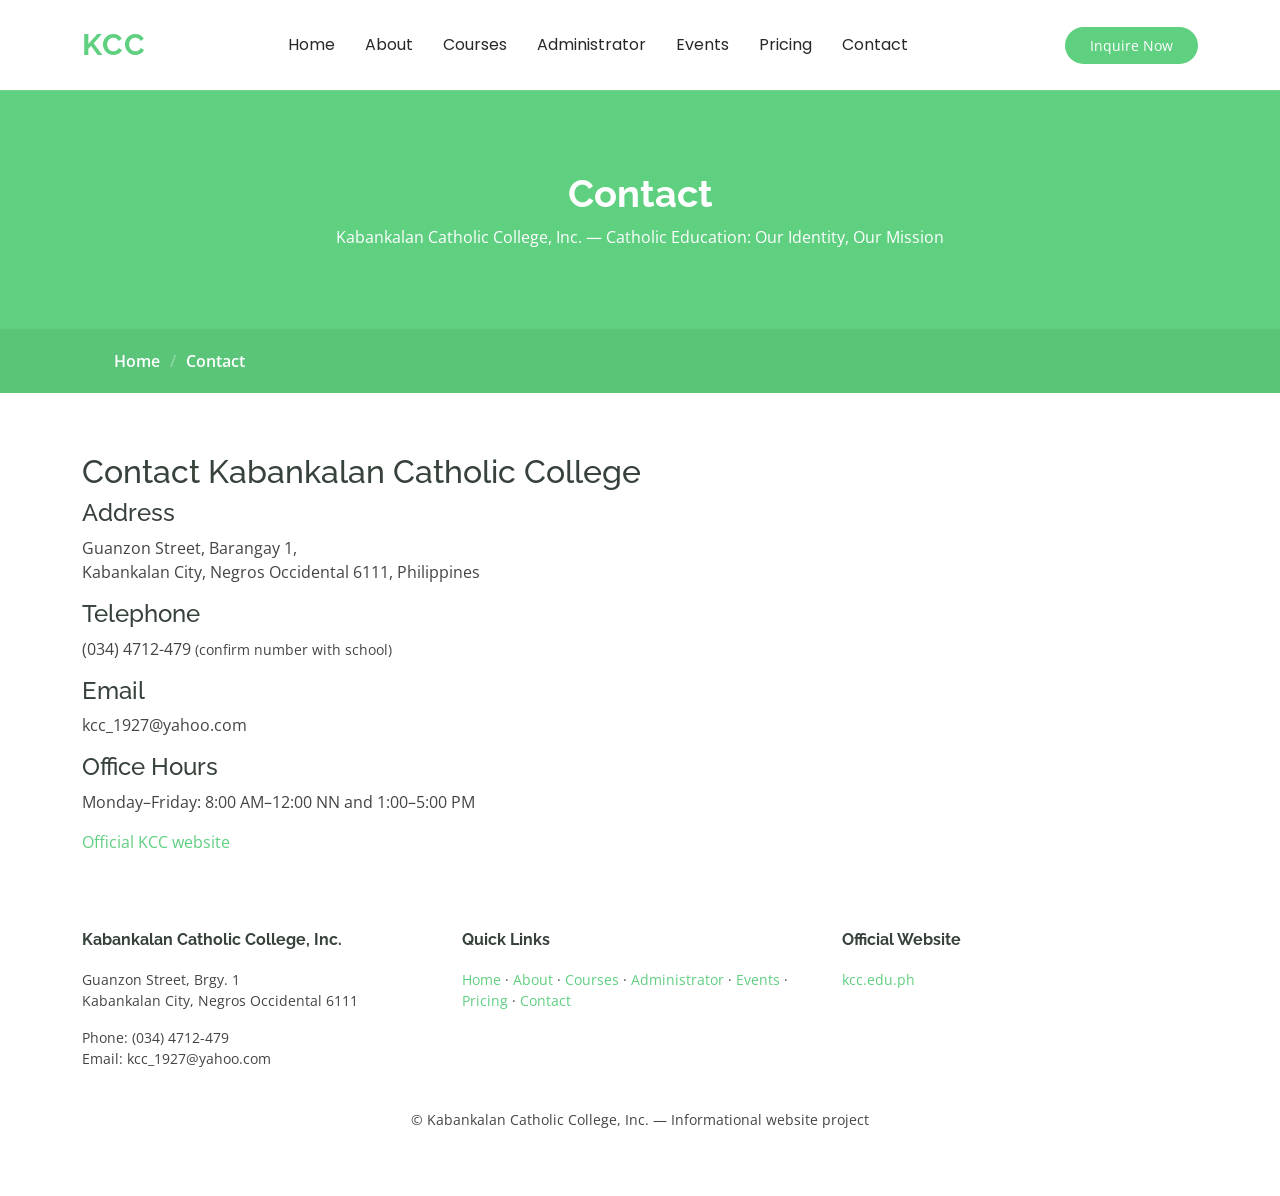
<file: contact.html>
<!DOCTYPE html>

<html lang="en">
<head>
<meta charset="utf-8"/>
<meta content="width=device-width, initial-scale=1.0" name="viewport"/>
<title>Contact | Kabankalan Catholic College, Inc.</title>
<meta content="" name="description"/>
<meta content="" name="keywords"/>
<!-- Favicons -->
<link href="assets/img/favicon.png" rel="icon"/>
<link href="assets/img/apple-touch-icon.png" rel="apple-touch-icon"/>
<!-- Fonts -->
<link href="https://fonts.googleapis.com" rel="preconnect"/>
<link crossorigin="" href="https://fonts.gstatic.com" rel="preconnect"/>
<link href="https://fonts.googleapis.com/css2?family=Open+Sans:ital,wght@0,300;0,400;0,500;0,600;0,700;0,800;1,300;1,400;1,500;1,600;1,700;1,800&amp;family=Poppins:ital,wght@0,100;0,200;0,300;0,400;0,500;0,600;0,700;0,800;0,900;1,100;1,200;1,300;1,400;1,500;1,600;1,700;1,800;1,900&amp;family=Raleway:ital,wght@0,100;0,200;0,300;0,400;0,500;0,600;0,700;0,800;0,900;1,100;1,200;1,300;1,400;1,500;1,600;1,700;1,800;1,900&amp;display=swap" rel="stylesheet"/>
<!-- Vendor CSS Files -->
<link href="assets/vendor/bootstrap/css/bootstrap.min.css" rel="stylesheet"/>
<link href="assets/vendor/bootstrap-icons/bootstrap-icons.css" rel="stylesheet"/>
<link href="assets/vendor/aos/aos.css" rel="stylesheet"/>
<link href="assets/vendor/glightbox/css/glightbox.min.css" rel="stylesheet"/>
<link href="assets/vendor/swiper/swiper-bundle.min.css" rel="stylesheet"/>
<!-- Main CSS File -->
<link href="assets/css/main.css" rel="stylesheet"/>
<!-- =======================================================
  * Template Name: Mentor
  * Template URL: https://bootstrapmade.com/mentor-free-education-bootstrap-theme/
  * Updated: Jul 07 2025 with Bootstrap v5.3.7
  * Author: BootstrapMade.com
  * License: https://bootstrapmade.com/license/
  ======================================================== -->
<meta content="Kabankalan Catholic College, Inc. — Catholic education in Kabankalan City, Negros Occidental since 1927." name="description"/></head>
<body class="contact-page">
<header class="header d-flex align-items-center sticky-top" id="header"><div class="container-fluid container-xl d-flex align-items-center justify-content-between"><a class="logo d-flex align-items-center" href="index.html"><h1 class="sitename">KCC</h1></a><nav class="navmenu" id="navmenu"><ul>
<li><a href="index.html">Home<br/></a></li>
<li><a href="about.html">About</a></li>
<li><a href="courses.html">Courses</a></li>
<li><a href="trainers.html">Administrator</a></li>
<li><a href="events.html">Events</a></li>
<li><a href="pricing.html">Pricing</a></li>
<li><a href="contact.html">Contact</a></li></ul><i class="mobile-nav-toggle d-xl-none bi bi-list"></i></nav><a class="btn-getstarted" href="contact.html">Inquire Now</a></div></header>
<main class="main"><div class="page-title" data-aos="fade"><div class="heading"><div class="container"><div class="row d-flex justify-content-center text-center"><div class="col-lg-8"><h1>Contact</h1><p class="mb-0">Kabankalan Catholic College, Inc. — Catholic Education: Our Identity, Our Mission</p></div></div></div></div><nav class="breadcrumbs"><div class="container"><ol><li><a href="index.html">Home</a></li><li class="current">Contact</li></ol></div></nav></div><section class="section"><div class="container" data-aos="fade-up"><h2>Contact Kabankalan Catholic College</h2><div class="row gy-4"><div class="col-lg-5"><h4>Address</h4><p>Guanzon Street, Barangay 1,<br/>Kabankalan City, Negros Occidental 6111, Philippines</p><h4>Telephone</h4><p>(034) 4712-479 <small>(confirm number with school)</small></p><h4>Email</h4><p>kcc_1927@yahoo.com</p><h4>Office Hours</h4><p>Monday–Friday: 8:00 AM–12:00 NN and 1:00–5:00 PM</p><p><a href="https://kcc.edu.ph/" rel="noopener" target="_blank">Official KCC website</a></p></div><div class="col-lg-7"><iframe allowfullscreen="" height="350" loading="lazy" src="https://www.google.com/maps?q=Kabankalan%20Catholic%20College%20Guanzon%20Street%20Kabankalan&amp;output=embed" style="border:0" title="Map to Kabankalan Catholic College" width="100%"></iframe></div></div></div></section></main>
<footer class="footer" id="footer"><div class="container"><div class="row gy-4"><div class="col-lg-4"><h4>Kabankalan Catholic College, Inc.</h4><p>Guanzon Street, Brgy. 1<br/>Kabankalan City, Negros Occidental 6111</p><p>Phone: (034) 4712-479<br/>Email: kcc_1927@yahoo.com</p></div><div class="col-lg-4"><h4>Quick Links</h4><p><a href="index.html">Home</a> · <a href="about.html">About</a> · <a href="courses.html">Courses</a> · <a href="trainers.html">Administrator</a> · <a href="events.html">Events</a> · <a href="pricing.html">Pricing</a> · <a href="contact.html">Contact</a></p></div><div class="col-lg-4"><h4>Official Website</h4><p><a href="https://kcc.edu.ph/" rel="noopener" target="_blank">kcc.edu.ph</a></p></div></div><div class="container text-center mt-4"><p>© Kabankalan Catholic College, Inc. — Informational website project</p></div></div></footer>
<!-- Scroll Top -->
<a class="scroll-top d-flex align-items-center justify-content-center" href="#" id="scroll-top"><i class="bi bi-arrow-up-short"></i></a>
<!-- Preloader -->
<div id="preloader"></div>
<!-- Vendor JS Files -->
<script src="assets/vendor/bootstrap/js/bootstrap.bundle.min.js"></script>
<script src="assets/vendor/aos/aos.js"></script>
<script src="assets/vendor/glightbox/js/glightbox.min.js"></script>
<script src="assets/vendor/purecounter/purecounter_vanilla.js"></script>
<script src="assets/vendor/swiper/swiper-bundle.min.js"></script>
<!-- Main JS File -->
<script src="assets/js/main.js"></script>
</body>
</html>
</file>
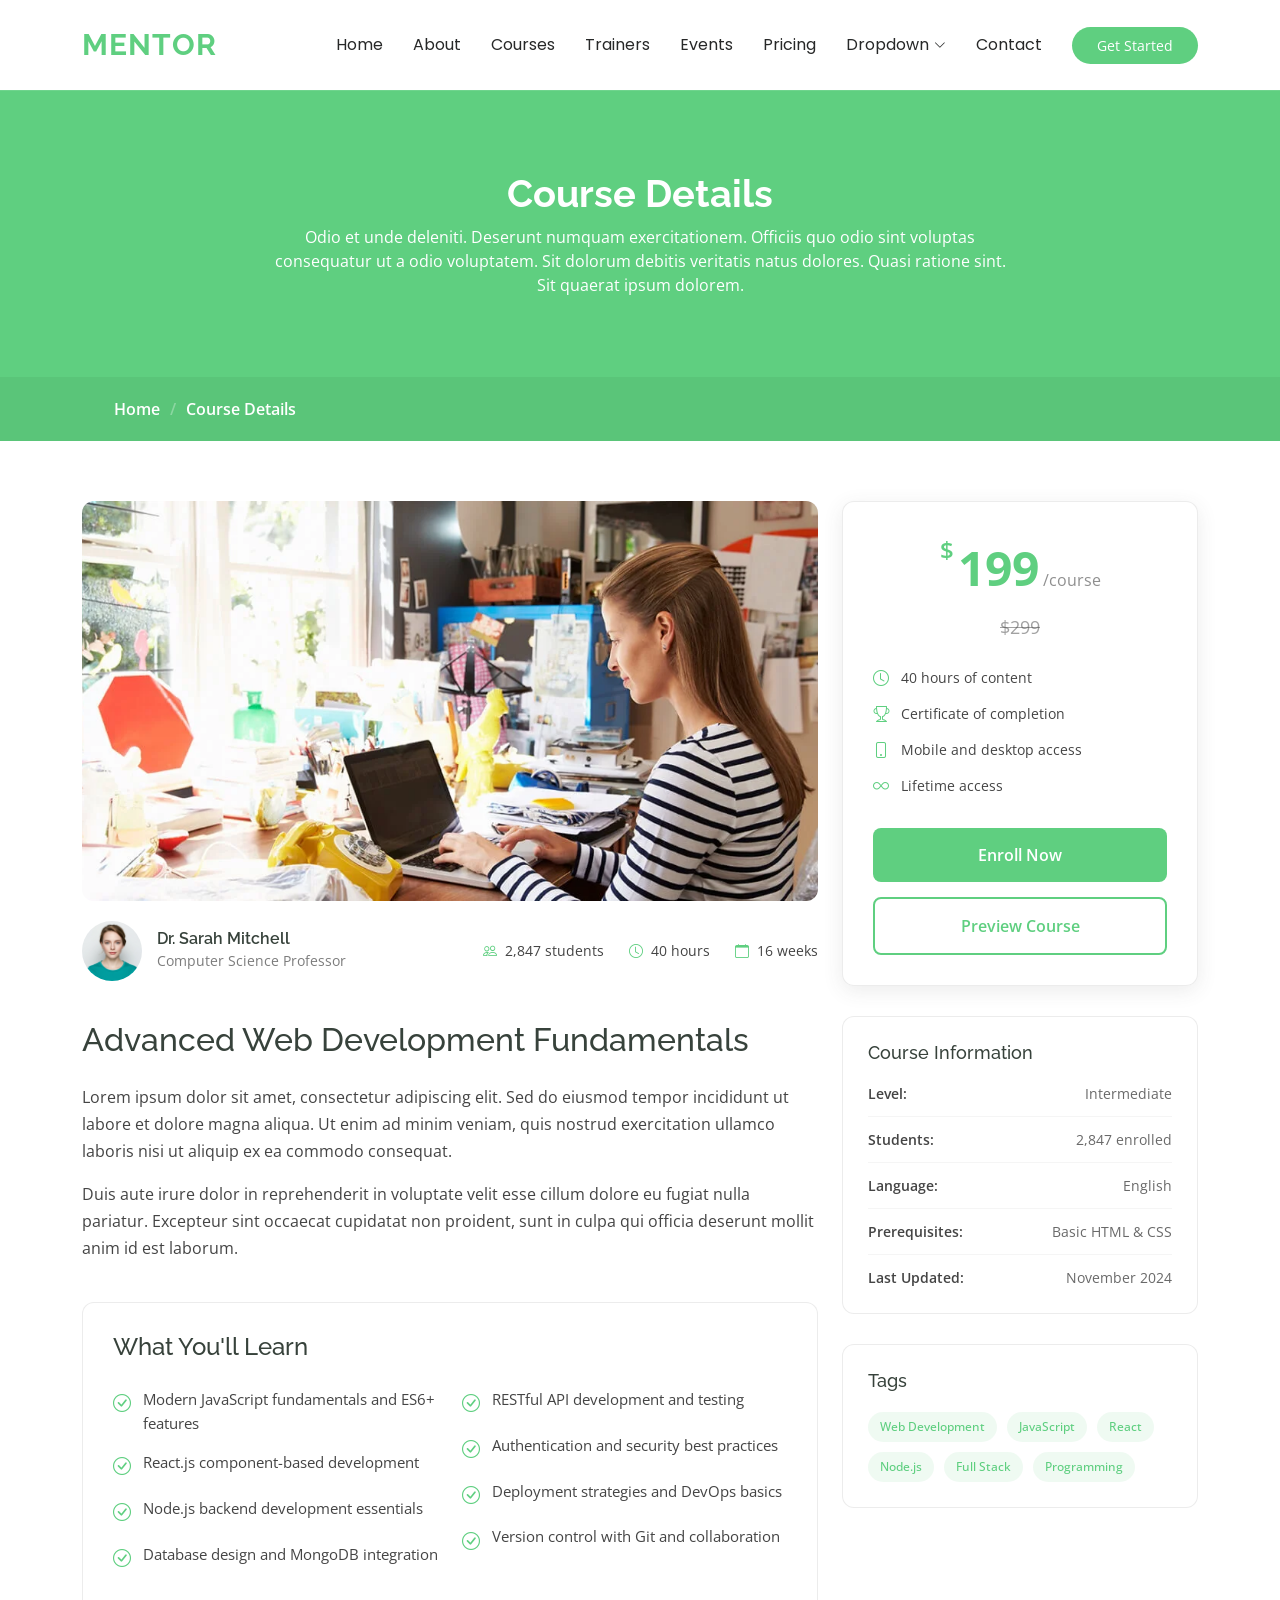
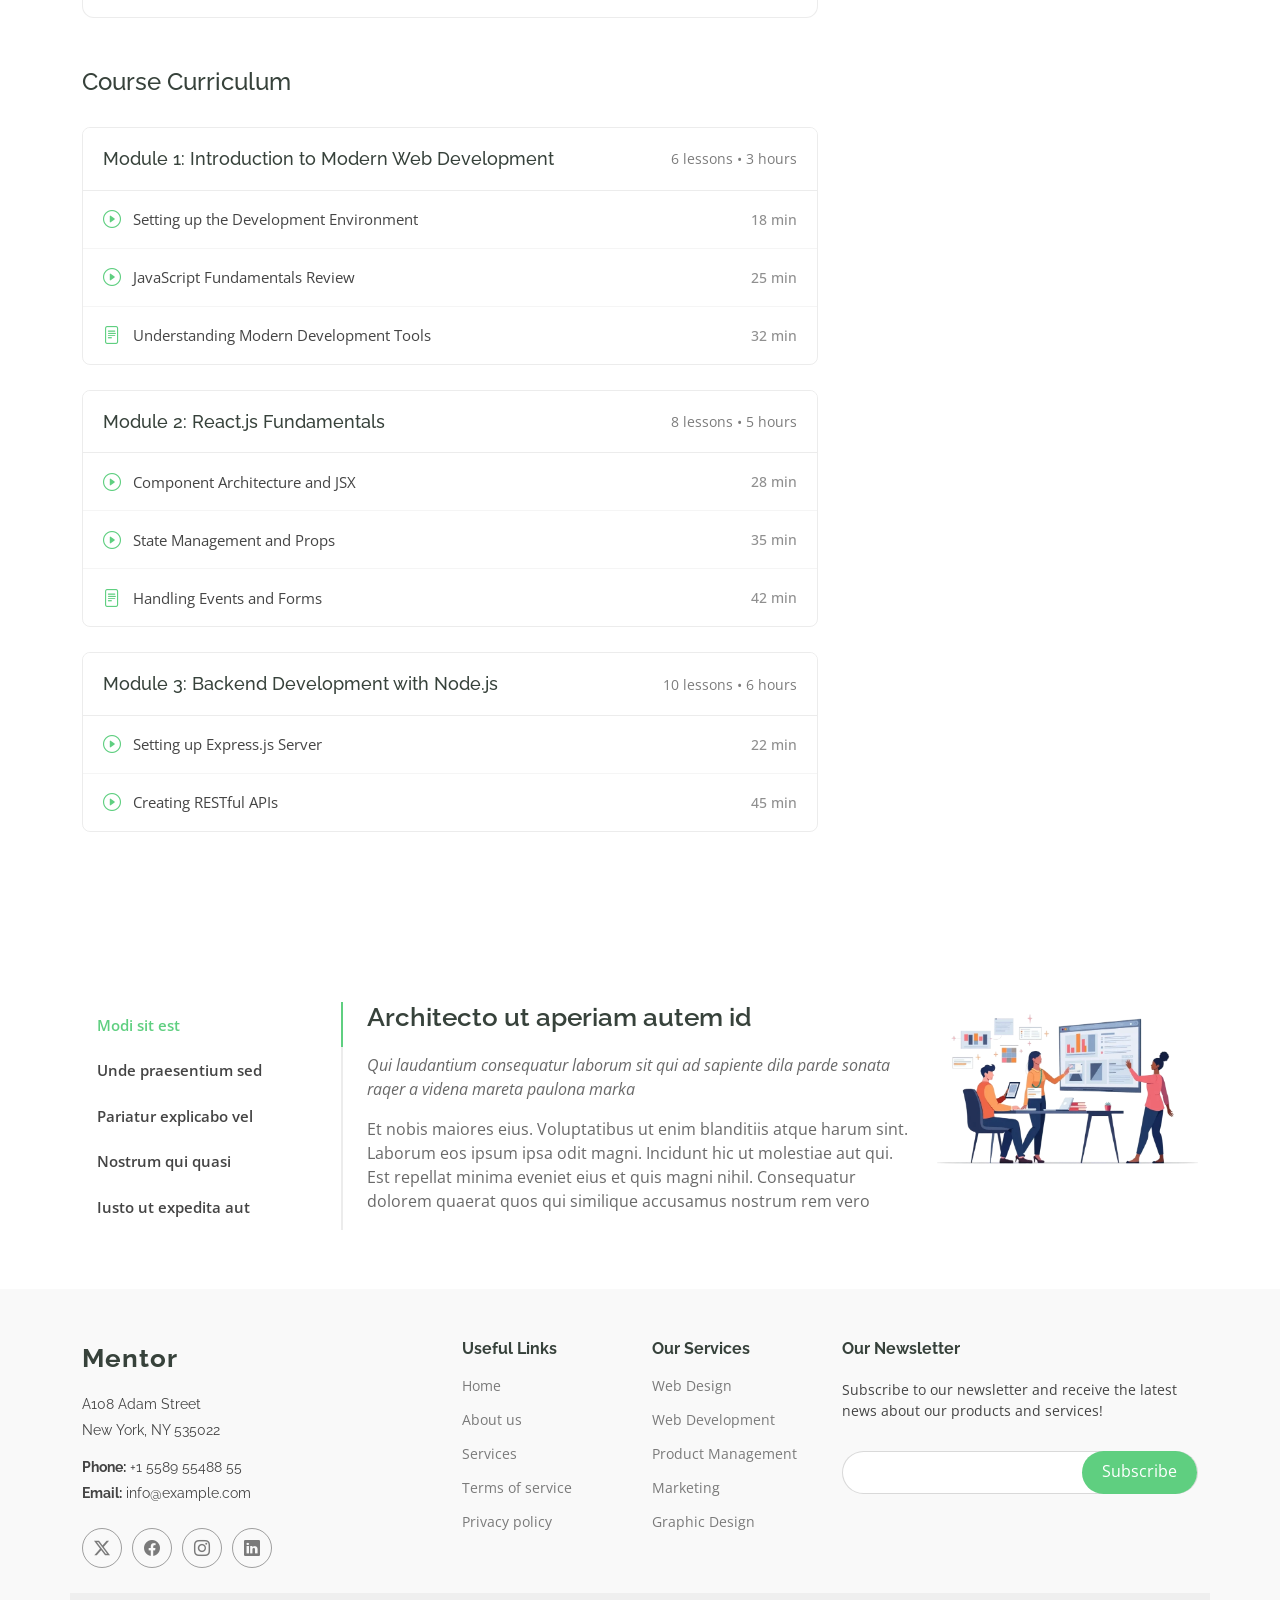
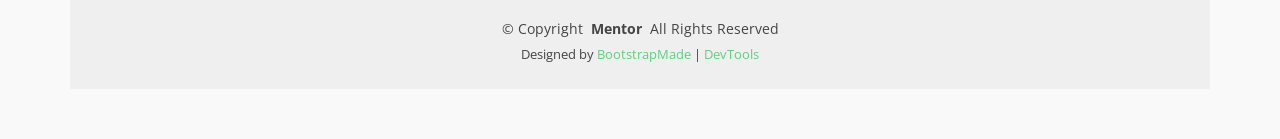
<file: course-details.html>
<!DOCTYPE html>
<html lang="en">

<head>
  <meta charset="utf-8">
  <meta content="width=device-width, initial-scale=1.0" name="viewport">
  <title>Course Details - Mentor Bootstrap Template</title>
  <meta name="description" content="">
  <meta name="keywords" content="">

  <!-- Favicons -->
  <link href="assets/img/favicon.png" rel="icon">
  <link href="assets/img/apple-touch-icon.png" rel="apple-touch-icon">

  <!-- Fonts -->
  <link href="https://fonts.googleapis.com" rel="preconnect">
  <link href="https://fonts.gstatic.com" rel="preconnect" crossorigin>
  <link href="https://fonts.googleapis.com/css2?family=Open+Sans:ital,wght@0,300;0,400;0,500;0,600;0,700;0,800;1,300;1,400;1,500;1,600;1,700;1,800&family=Poppins:ital,wght@0,100;0,200;0,300;0,400;0,500;0,600;0,700;0,800;0,900;1,100;1,200;1,300;1,400;1,500;1,600;1,700;1,800;1,900&family=Raleway:ital,wght@0,100;0,200;0,300;0,400;0,500;0,600;0,700;0,800;0,900;1,100;1,200;1,300;1,400;1,500;1,600;1,700;1,800;1,900&display=swap" rel="stylesheet">

  <!-- Vendor CSS Files -->
  <link href="assets/vendor/bootstrap/css/bootstrap.min.css" rel="stylesheet">
  <link href="assets/vendor/bootstrap-icons/bootstrap-icons.css" rel="stylesheet">
  <link href="assets/vendor/aos/aos.css" rel="stylesheet">
  <link href="assets/vendor/glightbox/css/glightbox.min.css" rel="stylesheet">
  <link href="assets/vendor/swiper/swiper-bundle.min.css" rel="stylesheet">

  <!-- Main CSS File -->
  <link href="assets/css/main.css" rel="stylesheet">

  <!-- =======================================================
  * Template Name: Mentor
  * Template URL: https://bootstrapmade.com/mentor-free-education-bootstrap-theme/
  * Updated: Jul 07 2025 with Bootstrap v5.3.7
  * Author: BootstrapMade.com
  * License: https://bootstrapmade.com/license/
  ======================================================== -->
</head>

<body class="course-details-page">

  <header id="header" class="header d-flex align-items-center sticky-top">
    <div class="container-fluid container-xl position-relative d-flex align-items-center">

      <a href="index.html" class="logo d-flex align-items-center me-auto">
        <!-- Uncomment the line below if you also wish to use an image logo -->
        <!-- <img src="assets/img/logo.webp" alt=""> -->
        <h1 class="sitename">Mentor</h1>
      </a>

      <nav id="navmenu" class="navmenu">
        <ul>
          <li><a href="index.html">Home<br></a></li>
          <li><a href="about.html">About</a></li>
          <li><a href="courses.html">Courses</a></li>
          <li><a href="trainers.html">Trainers</a></li>
          <li><a href="events.html">Events</a></li>
          <li><a href="pricing.html">Pricing</a></li>
          <li class="dropdown"><a href="#"><span>Dropdown</span> <i class="bi bi-chevron-down toggle-dropdown"></i></a>
            <ul>
              <li><a href="#">Dropdown 1</a></li>
              <li class="dropdown"><a href="#"><span>Deep Dropdown</span> <i class="bi bi-chevron-down toggle-dropdown"></i></a>
                <ul>
                  <li><a href="#">Deep Dropdown 1</a></li>
                  <li><a href="#">Deep Dropdown 2</a></li>
                  <li><a href="#">Deep Dropdown 3</a></li>
                  <li><a href="#">Deep Dropdown 4</a></li>
                  <li><a href="#">Deep Dropdown 5</a></li>
                </ul>
              </li>
              <li><a href="#">Dropdown 2</a></li>
              <li><a href="#">Dropdown 3</a></li>
              <li><a href="#">Dropdown 4</a></li>
            </ul>
          </li>
          <li><a href="contact.html">Contact</a></li>
        </ul>
        <i class="mobile-nav-toggle d-xl-none bi bi-list"></i>
      </nav>

      <a class="btn-getstarted" href="courses.html">Get Started</a>

    </div>
  </header>

  <main class="main">

    <!-- Page Title -->
    <div class="page-title" data-aos="fade">
      <div class="heading">
        <div class="container">
          <div class="row d-flex justify-content-center text-center">
            <div class="col-lg-8">
              <h1>Course Details</h1>
              <p class="mb-0">Odio et unde deleniti. Deserunt numquam exercitationem. Officiis quo odio sint voluptas consequatur ut a odio voluptatem. Sit dolorum debitis veritatis natus dolores. Quasi ratione sint. Sit quaerat ipsum dolorem.</p>
            </div>
          </div>
        </div>
      </div>
      <nav class="breadcrumbs">
        <div class="container">
          <ol>
            <li><a href="index.html">Home</a></li>
            <li class="current">Course Details</li>
          </ol>
        </div>
      </nav>
    </div><!-- End Page Title -->

    <!-- Course Details Section -->
    <section id="course-details" class="course-details section">

      <div class="container" data-aos="fade-up" data-aos-delay="100">

        <div class="row">
          <div class="col-lg-8">

            <!-- Course Header -->
            <div class="course-header" data-aos="fade-up" data-aos-delay="200">
              <div class="course-image">
                <img src="assets/img/course/course-details-1.webp" alt="Course Image" class="img-fluid">
              </div>
              <div class="course-meta">
                <div class="instructor">
                  <img src="assets/img/person/person-f-3.webp" alt="Instructor" class="instructor-avatar">
                  <div class="instructor-info">
                    <h6>Dr. Sarah Mitchell</h6>
                    <span>Computer Science Professor</span>
                  </div>
                </div>
                <div class="course-stats">
                  <div class="stat-item">
                    <i class="bi bi-people"></i>
                    <span>2,847 students</span>
                  </div>
                  <div class="stat-item">
                    <i class="bi bi-clock"></i>
                    <span>40 hours</span>
                  </div>
                  <div class="stat-item">
                    <i class="bi bi-calendar"></i>
                    <span>16 weeks</span>
                  </div>
                </div>
              </div>
            </div><!-- End Course Header -->

            <!-- Course Content -->
            <div class="course-content" data-aos="fade-up" data-aos-delay="300">
              <h2>Advanced Web Development Fundamentals</h2>

              <div class="course-description">
                <p>Lorem ipsum dolor sit amet, consectetur adipiscing elit. Sed do eiusmod tempor incididunt ut labore et dolore magna aliqua. Ut enim ad minim veniam, quis nostrud exercitation ullamco laboris nisi ut aliquip ex ea commodo consequat.</p>

                <p>Duis aute irure dolor in reprehenderit in voluptate velit esse cillum dolore eu fugiat nulla pariatur. Excepteur sint occaecat cupidatat non proident, sunt in culpa qui officia deserunt mollit anim id est laborum.</p>
              </div>

              <div class="what-you-learn">
                <h3>What You'll Learn</h3>
                <div class="row">
                  <div class="col-md-6">
                    <ul class="learn-list">
                      <li><i class="bi bi-check-circle"></i>Modern JavaScript fundamentals and ES6+ features</li>
                      <li><i class="bi bi-check-circle"></i>React.js component-based development</li>
                      <li><i class="bi bi-check-circle"></i>Node.js backend development essentials</li>
                      <li><i class="bi bi-check-circle"></i>Database design and MongoDB integration</li>
                    </ul>
                  </div>
                  <div class="col-md-6">
                    <ul class="learn-list">
                      <li><i class="bi bi-check-circle"></i>RESTful API development and testing</li>
                      <li><i class="bi bi-check-circle"></i>Authentication and security best practices</li>
                      <li><i class="bi bi-check-circle"></i>Deployment strategies and DevOps basics</li>
                      <li><i class="bi bi-check-circle"></i>Version control with Git and collaboration</li>
                    </ul>
                  </div>
                </div>
              </div>

            </div><!-- End Course Content -->

            <!-- Course Curriculum -->
            <div class="course-curriculum" data-aos="fade-up" data-aos-delay="400">
              <h3>Course Curriculum</h3>

              <div class="curriculum-section">
                <div class="section-header">
                  <h4>Module 1: Introduction to Modern Web Development</h4>
                  <span class="lessons-count">6 lessons • 3 hours</span>
                </div>
                <div class="lessons">
                  <div class="lesson-item">
                    <div class="lesson-info">
                      <i class="bi bi-play-circle"></i>
                      <span>Setting up the Development Environment</span>
                    </div>
                    <span class="lesson-duration">18 min</span>
                  </div>
                  <div class="lesson-item">
                    <div class="lesson-info">
                      <i class="bi bi-play-circle"></i>
                      <span>JavaScript Fundamentals Review</span>
                    </div>
                    <span class="lesson-duration">25 min</span>
                  </div>
                  <div class="lesson-item">
                    <div class="lesson-info">
                      <i class="bi bi-file-text"></i>
                      <span>Understanding Modern Development Tools</span>
                    </div>
                    <span class="lesson-duration">32 min</span>
                  </div>
                </div>
              </div>

              <div class="curriculum-section">
                <div class="section-header">
                  <h4>Module 2: React.js Fundamentals</h4>
                  <span class="lessons-count">8 lessons • 5 hours</span>
                </div>
                <div class="lessons">
                  <div class="lesson-item">
                    <div class="lesson-info">
                      <i class="bi bi-play-circle"></i>
                      <span>Component Architecture and JSX</span>
                    </div>
                    <span class="lesson-duration">28 min</span>
                  </div>
                  <div class="lesson-item">
                    <div class="lesson-info">
                      <i class="bi bi-play-circle"></i>
                      <span>State Management and Props</span>
                    </div>
                    <span class="lesson-duration">35 min</span>
                  </div>
                  <div class="lesson-item">
                    <div class="lesson-info">
                      <i class="bi bi-file-text"></i>
                      <span>Handling Events and Forms</span>
                    </div>
                    <span class="lesson-duration">42 min</span>
                  </div>
                </div>
              </div>

              <div class="curriculum-section">
                <div class="section-header">
                  <h4>Module 3: Backend Development with Node.js</h4>
                  <span class="lessons-count">10 lessons • 6 hours</span>
                </div>
                <div class="lessons">
                  <div class="lesson-item">
                    <div class="lesson-info">
                      <i class="bi bi-play-circle"></i>
                      <span>Setting up Express.js Server</span>
                    </div>
                    <span class="lesson-duration">22 min</span>
                  </div>
                  <div class="lesson-item">
                    <div class="lesson-info">
                      <i class="bi bi-play-circle"></i>
                      <span>Creating RESTful APIs</span>
                    </div>
                    <span class="lesson-duration">45 min</span>
                  </div>
                </div>
              </div>

            </div><!-- End Course Curriculum -->

          </div>

          <div class="col-lg-4">

            <!-- Course Sidebar -->
            <div class="course-sidebar" data-aos="fade-up" data-aos-delay="200">

              <!-- Pricing Card -->
              <div class="pricing-card">
                <div class="price">
                  <span class="currency">$</span>
                  <span class="amount">199</span>
                  <span class="period">/course</span>
                </div>
                <div class="original-price">$299</div>

                <div class="course-features">
                  <div class="feature">
                    <i class="bi bi-clock"></i>
                    <span>40 hours of content</span>
                  </div>
                  <div class="feature">
                    <i class="bi bi-trophy"></i>
                    <span>Certificate of completion</span>
                  </div>
                  <div class="feature">
                    <i class="bi bi-phone"></i>
                    <span>Mobile and desktop access</span>
                  </div>
                  <div class="feature">
                    <i class="bi bi-infinity"></i>
                    <span>Lifetime access</span>
                  </div>
                </div>

                <button class="btn-enroll">Enroll Now</button>
                <button class="btn-preview">Preview Course</button>
              </div><!-- End Pricing Card -->

              <!-- Course Info -->
              <div class="course-info-card">
                <h4>Course Information</h4>
                <div class="info-item">
                  <span class="label">Level:</span>
                  <span class="value">Intermediate</span>
                </div>
                <div class="info-item">
                  <span class="label">Students:</span>
                  <span class="value">2,847 enrolled</span>
                </div>
                <div class="info-item">
                  <span class="label">Language:</span>
                  <span class="value">English</span>
                </div>
                <div class="info-item">
                  <span class="label">Prerequisites:</span>
                  <span class="value">Basic HTML &amp; CSS</span>
                </div>
                <div class="info-item">
                  <span class="label">Last Updated:</span>
                  <span class="value">November 2024</span>
                </div>
              </div><!-- End Course Info -->

              <!-- Tags -->
              <div class="course-tags">
                <h4>Tags</h4>
                <div class="tags-list">
                  <span class="tag">Web Development</span>
                  <span class="tag">JavaScript</span>
                  <span class="tag">React</span>
                  <span class="tag">Node.js</span>
                  <span class="tag">Full Stack</span>
                  <span class="tag">Programming</span>
                </div>
              </div><!-- End Tags -->

            </div><!-- End Course Sidebar -->

          </div>

        </div>

      </div>

    </section><!-- /Course Details Section -->

    <!-- Tabs Section -->
    <section id="tabs" class="tabs section">

      <div class="container" data-aos="fade-up" data-aos-delay="100">

        <div class="row">
          <div class="col-lg-3">
            <ul class="nav nav-tabs flex-column">
              <li class="nav-item">
                <a class="nav-link active show" data-bs-toggle="tab" href="#tab-1">Modi sit est</a>
              </li>
              <li class="nav-item">
                <a class="nav-link" data-bs-toggle="tab" href="#tab-2">Unde praesentium sed</a>
              </li>
              <li class="nav-item">
                <a class="nav-link" data-bs-toggle="tab" href="#tab-3">Pariatur explicabo vel</a>
              </li>
              <li class="nav-item">
                <a class="nav-link" data-bs-toggle="tab" href="#tab-4">Nostrum qui quasi</a>
              </li>
              <li class="nav-item">
                <a class="nav-link" data-bs-toggle="tab" href="#tab-5">Iusto ut expedita aut</a>
              </li>
            </ul>
          </div>
          <div class="col-lg-9 mt-4 mt-lg-0">
            <div class="tab-content">
              <div class="tab-pane active show" id="tab-1">
                <div class="row">
                  <div class="col-lg-8 details order-2 order-lg-1">
                    <h3>Architecto ut aperiam autem id</h3>
                    <p class="fst-italic">Qui laudantium consequatur laborum sit qui ad sapiente dila parde sonata raqer a videna mareta paulona marka</p>
                    <p>Et nobis maiores eius. Voluptatibus ut enim blanditiis atque harum sint. Laborum eos ipsum ipsa odit magni. Incidunt hic ut molestiae aut qui. Est repellat minima eveniet eius et quis magni nihil. Consequatur dolorem quaerat quos qui similique accusamus nostrum rem vero</p>
                  </div>
                  <div class="col-lg-4 text-center order-1 order-lg-2">
                    <img src="assets/img/illustration/illustration-13.webp" alt="" class="img-fluid">
                  </div>
                </div>
              </div>
              <div class="tab-pane" id="tab-2">
                <div class="row">
                  <div class="col-lg-8 details order-2 order-lg-1">
                    <h3>Et blanditiis nemo veritatis excepturi</h3>
                    <p class="fst-italic">Qui laudantium consequatur laborum sit qui ad sapiente dila parde sonata raqer a videna mareta paulona marka</p>
                    <p>Ea ipsum voluptatem consequatur quis est. Illum error ullam omnis quia et reiciendis sunt sunt est. Non aliquid repellendus itaque accusamus eius et velit ipsa voluptates. Optio nesciunt eaque beatae accusamus lerode pakto madirna desera vafle de nideran pal</p>
                  </div>
                  <div class="col-lg-4 text-center order-1 order-lg-2">
                    <img src="assets/img/illustration/illustration-11.webp" alt="" class="img-fluid">
                  </div>
                </div>
              </div>
              <div class="tab-pane" id="tab-3">
                <div class="row">
                  <div class="col-lg-8 details order-2 order-lg-1">
                    <h3>Impedit facilis occaecati odio neque aperiam sit</h3>
                    <p class="fst-italic">Eos voluptatibus quo. Odio similique illum id quidem non enim fuga. Qui natus non sunt dicta dolor et. In asperiores velit quaerat perferendis aut</p>
                    <p>Iure officiis odit rerum. Harum sequi eum illum corrupti culpa veritatis quisquam. Neque necessitatibus illo rerum eum ut. Commodi ipsam minima molestiae sed laboriosam a iste odio. Earum odit nesciunt fugiat sit ullam. Soluta et harum voluptatem optio quae</p>
                  </div>
                  <div class="col-lg-4 text-center order-1 order-lg-2">
                    <img src="assets/img/illustration/illustration-14.webp" alt="" class="img-fluid">
                  </div>
                </div>
              </div>
              <div class="tab-pane" id="tab-4">
                <div class="row">
                  <div class="col-lg-8 details order-2 order-lg-1">
                    <h3>Fuga dolores inventore laboriosam ut est accusamus laboriosam dolore</h3>
                    <p class="fst-italic">Totam aperiam accusamus. Repellat consequuntur iure voluptas iure porro quis delectus</p>
                    <p>Eaque consequuntur consequuntur libero expedita in voluptas. Nostrum ipsam necessitatibus aliquam fugiat debitis quis velit. Eum ex maxime error in consequatur corporis atque. Eligendi asperiores sed qui veritatis aperiam quia a laborum inventore</p>
                  </div>
                  <div class="col-lg-4 text-center order-1 order-lg-2">
                    <img src="assets/img/illustration/illustration-12.webp" alt="" class="img-fluid">
                  </div>
                </div>
              </div>
              <div class="tab-pane" id="tab-5">
                <div class="row">
                  <div class="col-lg-8 details order-2 order-lg-1">
                    <h3>Est eveniet ipsam sindera pad rone matrelat sando reda</h3>
                    <p class="fst-italic">Omnis blanditiis saepe eos autem qui sunt debitis porro quia.</p>
                    <p>Exercitationem nostrum omnis. Ut reiciendis repudiandae minus. Omnis recusandae ut non quam ut quod eius qui. Ipsum quia odit vero atque qui quibusdam amet. Occaecati sed est sint aut vitae molestiae voluptate vel</p>
                  </div>
                  <div class="col-lg-4 text-center order-1 order-lg-2">
                    <img src="assets/img/illustration/illustration-10.webp" alt="" class="img-fluid">
                  </div>
                </div>
              </div>
            </div>
          </div>
        </div>

      </div>

    </section><!-- /Tabs Section -->

  </main>

  <footer id="footer" class="footer position-relative light-background">

    <div class="container footer-top">
      <div class="row gy-4">
        <div class="col-lg-4 col-md-6 footer-about">
          <a href="index.html" class="logo d-flex align-items-center">
            <span class="sitename">Mentor</span>
          </a>
          <div class="footer-contact pt-3">
            <p>A108 Adam Street</p>
            <p>New York, NY 535022</p>
            <p class="mt-3"><strong>Phone:</strong> <span>+1 5589 55488 55</span></p>
            <p><strong>Email:</strong> <span>info@example.com</span></p>
          </div>
          <div class="social-links d-flex mt-4">
            <a href=""><i class="bi bi-twitter-x"></i></a>
            <a href=""><i class="bi bi-facebook"></i></a>
            <a href=""><i class="bi bi-instagram"></i></a>
            <a href=""><i class="bi bi-linkedin"></i></a>
          </div>
        </div>

        <div class="col-lg-2 col-md-3 footer-links">
          <h4>Useful Links</h4>
          <ul>
            <li><a href="#">Home</a></li>
            <li><a href="#">About us</a></li>
            <li><a href="#">Services</a></li>
            <li><a href="#">Terms of service</a></li>
            <li><a href="#">Privacy policy</a></li>
          </ul>
        </div>

        <div class="col-lg-2 col-md-3 footer-links">
          <h4>Our Services</h4>
          <ul>
            <li><a href="#">Web Design</a></li>
            <li><a href="#">Web Development</a></li>
            <li><a href="#">Product Management</a></li>
            <li><a href="#">Marketing</a></li>
            <li><a href="#">Graphic Design</a></li>
          </ul>
        </div>

        <div class="col-lg-4 col-md-12 footer-newsletter">
          <h4>Our Newsletter</h4>
          <p>Subscribe to our newsletter and receive the latest news about our products and services!</p>
          <form action="#" method="post" class="email-form">
            <div class="newsletter-form"><input type="email" name="email"><input type="submit" value="Subscribe"></div>
            <div class="loading">Loading</div>
            <div class="error-message"></div>
            <div class="sent-message">Your subscription request has been sent. Thank you!</div>
          </form>
        </div>

      </div>
    </div>

    <div class="container copyright text-center mt-4">
      <p>© <span>Copyright</span> <strong class="px-1 sitename">Mentor</strong> <span>All Rights Reserved</span></p>
      <div class="credits">
        <!-- All the links in the footer should remain intact. -->
        <!-- You can delete the links only if you've purchased the pro version. -->
        <!-- Licensing information: https://bootstrapmade.com/license/ -->
        Designed by <a href="https://bootstrapmade.com/">BootstrapMade</a> | <a href="https://bootstrapmade.com/tools/">DevTools</a>
      </div>
    </div>

  </footer>

  <!-- Scroll Top -->
  <a href="#" id="scroll-top" class="scroll-top d-flex align-items-center justify-content-center"><i class="bi bi-arrow-up-short"></i></a>

  <!-- Preloader -->
  <div id="preloader"></div>

  <!-- Vendor JS Files -->
  <script src="assets/vendor/bootstrap/js/bootstrap.bundle.min.js"></script>
  <script src="assets/vendor/aos/aos.js"></script>
  <script src="assets/vendor/glightbox/js/glightbox.min.js"></script>
  <script src="assets/vendor/purecounter/purecounter_vanilla.js"></script>
  <script src="assets/vendor/swiper/swiper-bundle.min.js"></script>

  <!-- Main JS File -->
  <script src="assets/js/main.js"></script>

</body>

</html>
</file>
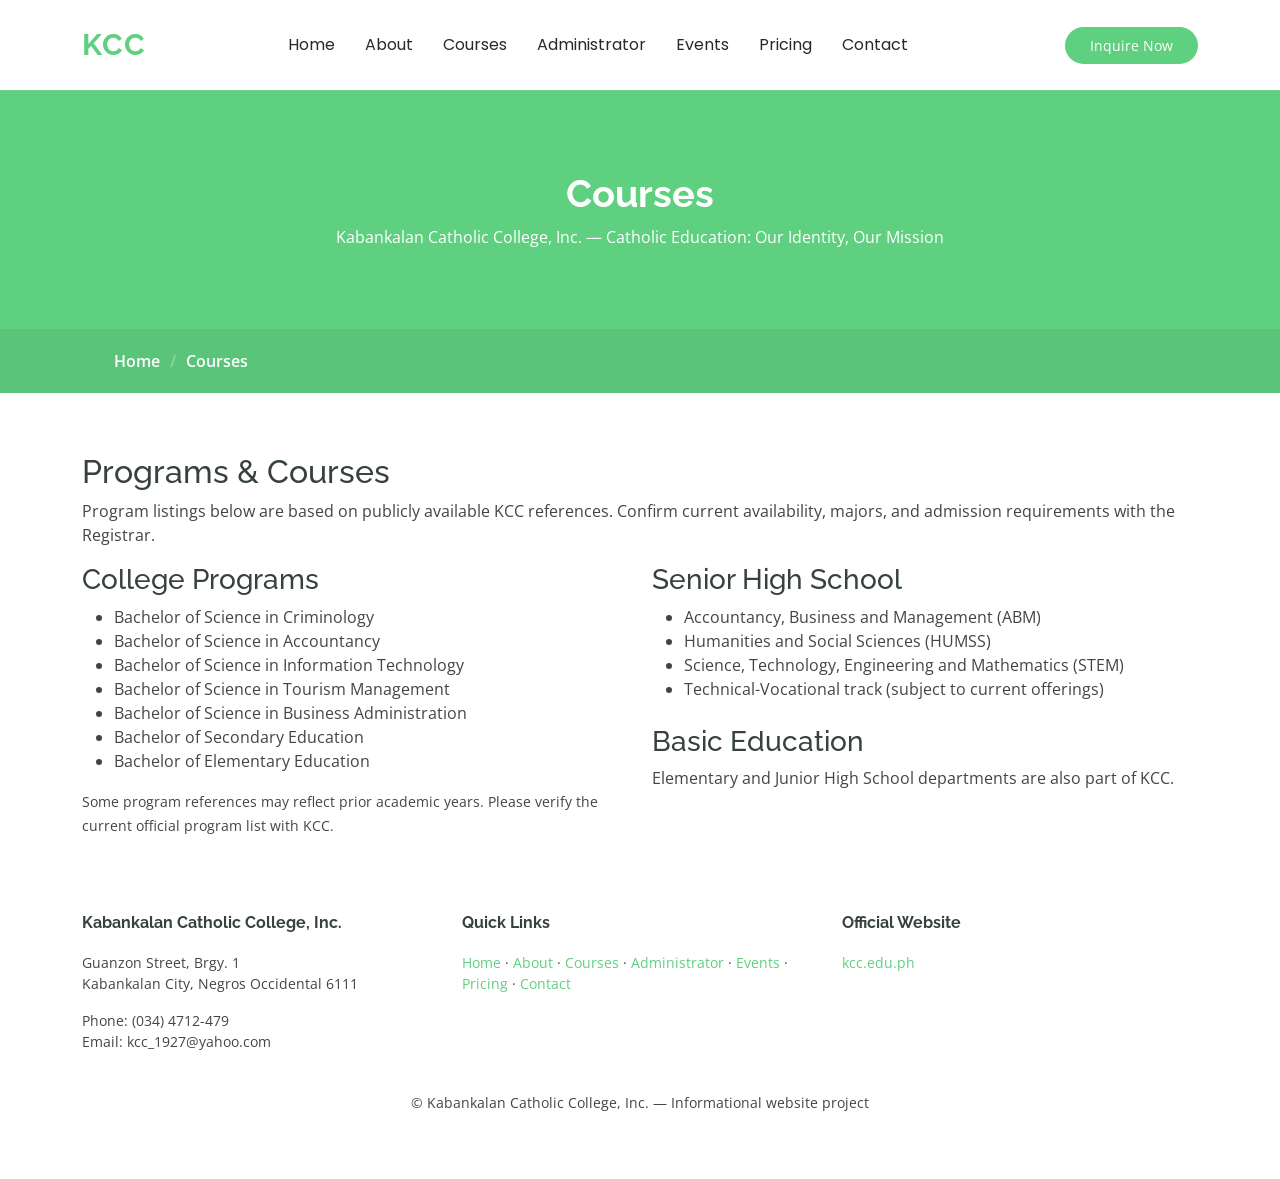
<file: courses.html>
<!DOCTYPE html>

<html lang="en">
<head>
<meta charset="utf-8"/>
<meta content="width=device-width, initial-scale=1.0" name="viewport"/>
<title>Courses | Kabankalan Catholic College, Inc.</title>
<meta content="" name="description"/>
<meta content="" name="keywords"/>
<!-- Favicons -->
<link href="assets/img/favicon.png" rel="icon"/>
<link href="assets/img/apple-touch-icon.png" rel="apple-touch-icon"/>
<!-- Fonts -->
<link href="https://fonts.googleapis.com" rel="preconnect"/>
<link crossorigin="" href="https://fonts.gstatic.com" rel="preconnect"/>
<link href="https://fonts.googleapis.com/css2?family=Open+Sans:ital,wght@0,300;0,400;0,500;0,600;0,700;0,800;1,300;1,400;1,500;1,600;1,700;1,800&amp;family=Poppins:ital,wght@0,100;0,200;0,300;0,400;0,500;0,600;0,700;0,800;0,900;1,100;1,200;1,300;1,400;1,500;1,600;1,700;1,800;1,900&amp;family=Raleway:ital,wght@0,100;0,200;0,300;0,400;0,500;0,600;0,700;0,800;0,900;1,100;1,200;1,300;1,400;1,500;1,600;1,700;1,800;1,900&amp;display=swap" rel="stylesheet"/>
<!-- Vendor CSS Files -->
<link href="assets/vendor/bootstrap/css/bootstrap.min.css" rel="stylesheet"/>
<link href="assets/vendor/bootstrap-icons/bootstrap-icons.css" rel="stylesheet"/>
<link href="assets/vendor/aos/aos.css" rel="stylesheet"/>
<link href="assets/vendor/glightbox/css/glightbox.min.css" rel="stylesheet"/>
<link href="assets/vendor/swiper/swiper-bundle.min.css" rel="stylesheet"/>
<!-- Main CSS File -->
<link href="assets/css/main.css" rel="stylesheet"/>
<!-- =======================================================
  * Template Name: Mentor
  * Template URL: https://bootstrapmade.com/mentor-free-education-bootstrap-theme/
  * Updated: Jul 07 2025 with Bootstrap v5.3.7
  * Author: BootstrapMade.com
  * License: https://bootstrapmade.com/license/
  ======================================================== -->
<meta content="Kabankalan Catholic College, Inc. — Catholic education in Kabankalan City, Negros Occidental since 1927." name="description"/></head>
<body class="courses-page">
<header class="header d-flex align-items-center sticky-top" id="header"><div class="container-fluid container-xl d-flex align-items-center justify-content-between"><a class="logo d-flex align-items-center" href="index.html"><h1 class="sitename">KCC</h1></a><nav class="navmenu" id="navmenu"><ul>
<li><a href="index.html">Home<br/></a></li>
<li><a href="about.html">About</a></li>
<li><a href="courses.html">Courses</a></li>
<li><a href="trainers.html">Administrator</a></li>
<li><a href="events.html">Events</a></li>
<li><a href="pricing.html">Pricing</a></li>
<li><a href="contact.html">Contact</a></li></ul><i class="mobile-nav-toggle d-xl-none bi bi-list"></i></nav><a class="btn-getstarted" href="contact.html">Inquire Now</a></div></header>
<main class="main"><div class="page-title" data-aos="fade"><div class="heading"><div class="container"><div class="row d-flex justify-content-center text-center"><div class="col-lg-8"><h1>Courses</h1><p class="mb-0">Kabankalan Catholic College, Inc. — Catholic Education: Our Identity, Our Mission</p></div></div></div></div><nav class="breadcrumbs"><div class="container"><ol><li><a href="index.html">Home</a></li><li class="current">Courses</li></ol></div></nav></div><section class="section"><div class="container" data-aos="fade-up"><h2>Programs &amp; Courses</h2><p>Program listings below are based on publicly available KCC references. Confirm current availability, majors, and admission requirements with the Registrar.</p><div class="row gy-4"><div class="col-lg-6"><h3>College Programs</h3><ul><li>Bachelor of Science in Criminology</li><li>Bachelor of Science in Accountancy</li><li>Bachelor of Science in Information Technology</li><li>Bachelor of Science in Tourism Management</li><li>Bachelor of Science in Business Administration</li><li>Bachelor of Secondary Education</li><li>Bachelor of Elementary Education</li></ul><p><small>Some program references may reflect prior academic years. Please verify the current official program list with KCC.</small></p></div><div class="col-lg-6"><h3>Senior High School</h3><ul><li>Accountancy, Business and Management (ABM)</li><li>Humanities and Social Sciences (HUMSS)</li><li>Science, Technology, Engineering and Mathematics (STEM)</li><li>Technical-Vocational track (subject to current offerings)</li></ul><h3 class="mt-4">Basic Education</h3><p>Elementary and Junior High School departments are also part of KCC.</p></div></div></div></section></main>
<footer class="footer" id="footer"><div class="container"><div class="row gy-4"><div class="col-lg-4"><h4>Kabankalan Catholic College, Inc.</h4><p>Guanzon Street, Brgy. 1<br/>Kabankalan City, Negros Occidental 6111</p><p>Phone: (034) 4712-479<br/>Email: kcc_1927@yahoo.com</p></div><div class="col-lg-4"><h4>Quick Links</h4><p><a href="index.html">Home</a> · <a href="about.html">About</a> · <a href="courses.html">Courses</a> · <a href="trainers.html">Administrator</a> · <a href="events.html">Events</a> · <a href="pricing.html">Pricing</a> · <a href="contact.html">Contact</a></p></div><div class="col-lg-4"><h4>Official Website</h4><p><a href="https://kcc.edu.ph/" rel="noopener" target="_blank">kcc.edu.ph</a></p></div></div><div class="container text-center mt-4"><p>© Kabankalan Catholic College, Inc. — Informational website project</p></div></div></footer>
<!-- Scroll Top -->
<a class="scroll-top d-flex align-items-center justify-content-center" href="#" id="scroll-top"><i class="bi bi-arrow-up-short"></i></a>
<!-- Preloader -->
<div id="preloader"></div>
<!-- Vendor JS Files -->
<script src="assets/vendor/bootstrap/js/bootstrap.bundle.min.js"></script>
<script src="assets/vendor/aos/aos.js"></script>
<script src="assets/vendor/glightbox/js/glightbox.min.js"></script>
<script src="assets/vendor/purecounter/purecounter_vanilla.js"></script>
<script src="assets/vendor/swiper/swiper-bundle.min.js"></script>
<!-- Main JS File -->
<script src="assets/js/main.js"></script>
</body>
</html>
</file>
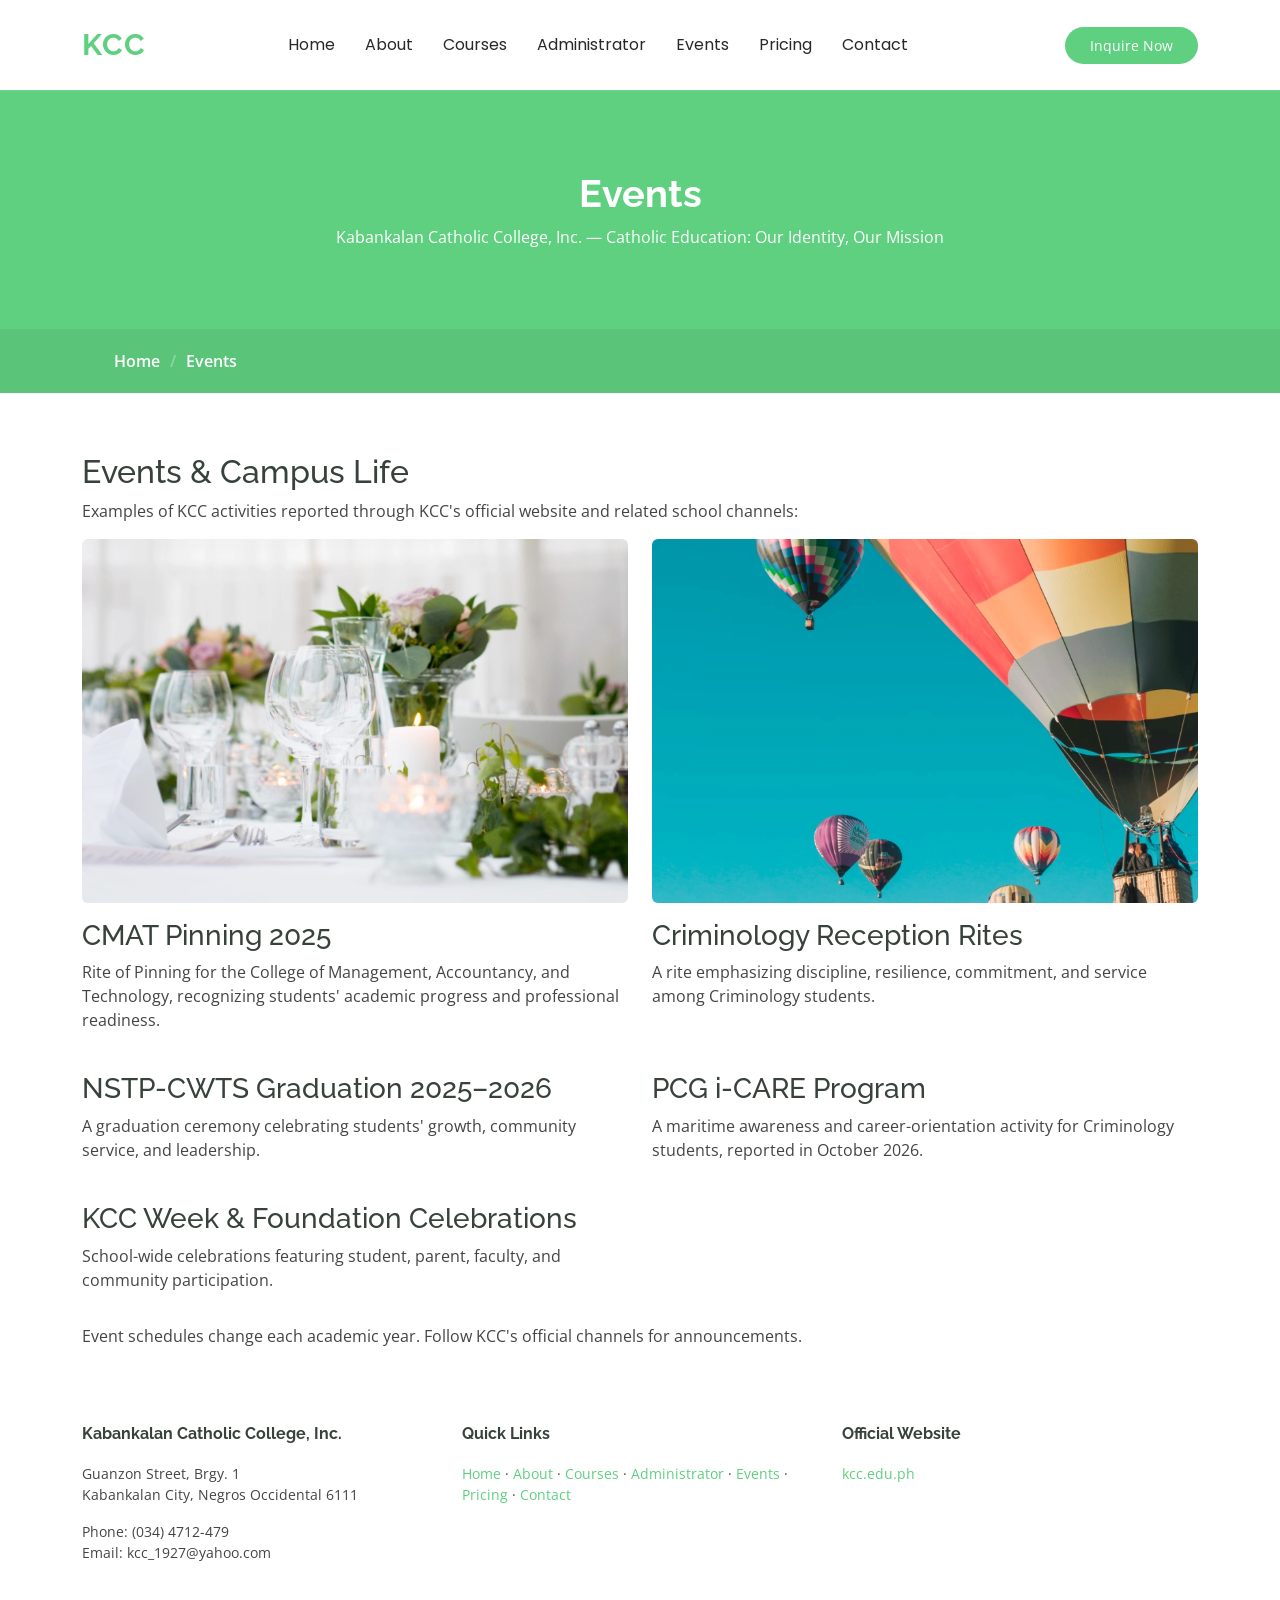
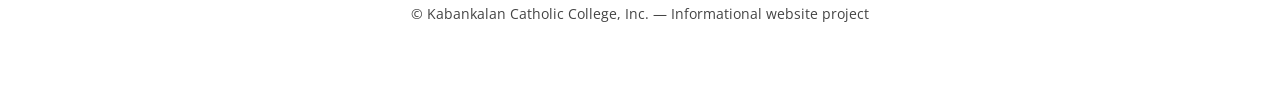
<file: events.html>
<!DOCTYPE html>

<html lang="en">
<head>
<meta charset="utf-8"/>
<meta content="width=device-width, initial-scale=1.0" name="viewport"/>
<title>Events | Kabankalan Catholic College, Inc.</title>
<meta content="" name="description"/>
<meta content="" name="keywords"/>
<!-- Favicons -->
<link href="assets/img/favicon.png" rel="icon"/>
<link href="assets/img/apple-touch-icon.png" rel="apple-touch-icon"/>
<!-- Fonts -->
<link href="https://fonts.googleapis.com" rel="preconnect"/>
<link crossorigin="" href="https://fonts.gstatic.com" rel="preconnect"/>
<link href="https://fonts.googleapis.com/css2?family=Open+Sans:ital,wght@0,300;0,400;0,500;0,600;0,700;0,800;1,300;1,400;1,500;1,600;1,700;1,800&amp;family=Poppins:ital,wght@0,100;0,200;0,300;0,400;0,500;0,600;0,700;0,800;0,900;1,100;1,200;1,300;1,400;1,500;1,600;1,700;1,800;1,900&amp;family=Raleway:ital,wght@0,100;0,200;0,300;0,400;0,500;0,600;0,700;0,800;0,900;1,100;1,200;1,300;1,400;1,500;1,600;1,700;1,800;1,900&amp;display=swap" rel="stylesheet"/>
<!-- Vendor CSS Files -->
<link href="assets/vendor/bootstrap/css/bootstrap.min.css" rel="stylesheet"/>
<link href="assets/vendor/bootstrap-icons/bootstrap-icons.css" rel="stylesheet"/>
<link href="assets/vendor/aos/aos.css" rel="stylesheet"/>
<link href="assets/vendor/glightbox/css/glightbox.min.css" rel="stylesheet"/>
<link href="assets/vendor/swiper/swiper-bundle.min.css" rel="stylesheet"/>
<!-- Main CSS File -->
<link href="assets/css/main.css" rel="stylesheet"/>
<!-- =======================================================
  * Template Name: Mentor
  * Template URL: https://bootstrapmade.com/mentor-free-education-bootstrap-theme/
  * Updated: Jul 07 2025 with Bootstrap v5.3.7
  * Author: BootstrapMade.com
  * License: https://bootstrapmade.com/license/
  ======================================================== -->
<meta content="Kabankalan Catholic College, Inc. — Catholic education in Kabankalan City, Negros Occidental since 1927." name="description"/></head>
<body class="events-page">
<header class="header d-flex align-items-center sticky-top" id="header"><div class="container-fluid container-xl d-flex align-items-center justify-content-between"><a class="logo d-flex align-items-center" href="index.html"><h1 class="sitename">KCC</h1></a><nav class="navmenu" id="navmenu"><ul>
<li><a href="index.html">Home<br/></a></li>
<li><a href="about.html">About</a></li>
<li><a href="courses.html">Courses</a></li>
<li><a href="trainers.html">Administrator</a></li>
<li><a href="events.html">Events</a></li>
<li><a href="pricing.html">Pricing</a></li>
<li><a href="contact.html">Contact</a></li></ul><i class="mobile-nav-toggle d-xl-none bi bi-list"></i></nav><a class="btn-getstarted" href="contact.html">Inquire Now</a></div></header>
<main class="main"><div class="page-title" data-aos="fade"><div class="heading"><div class="container"><div class="row d-flex justify-content-center text-center"><div class="col-lg-8"><h1>Events</h1><p class="mb-0">Kabankalan Catholic College, Inc. — Catholic Education: Our Identity, Our Mission</p></div></div></div></div><nav class="breadcrumbs"><div class="container"><ol><li><a href="index.html">Home</a></li><li class="current">Events</li></ol></div></nav></div><section class="section"><div class="container" data-aos="fade-up"><h2>Events &amp; Campus Life</h2><p>Examples of KCC activities reported through KCC's official website and related school channels:</p><div class="row gy-4"><div class="col-lg-6"><img alt="KCC academic event photo placeholder" class="img-fluid rounded" src="assets/img/event/event-item-1.webp"/><h3 class="mt-3">CMAT Pinning 2025</h3><p>Rite of Pinning for the College of Management, Accountancy, and Technology, recognizing students' academic progress and professional readiness.</p></div><div class="col-lg-6"><img alt="KCC student activity photo placeholder" class="img-fluid rounded" src="assets/img/event/event-item-2.webp"/><h3 class="mt-3">Criminology Reception Rites</h3><p>A rite emphasizing discipline, resilience, commitment, and service among Criminology students.</p></div><div class="col-lg-6"><h3>NSTP-CWTS Graduation 2025–2026</h3><p>A graduation ceremony celebrating students' growth, community service, and leadership.</p></div><div class="col-lg-6"><h3>PCG i-CARE Program</h3><p>A maritime awareness and career-orientation activity for Criminology students, reported in October 2026.</p></div><div class="col-lg-6"><h3>KCC Week &amp; Foundation Celebrations</h3><p>School-wide celebrations featuring student, parent, faculty, and community participation.</p></div></div><p class="mt-3">Event schedules change each academic year. Follow KCC's official channels for announcements.</p></div></section></main>
<footer class="footer" id="footer"><div class="container"><div class="row gy-4"><div class="col-lg-4"><h4>Kabankalan Catholic College, Inc.</h4><p>Guanzon Street, Brgy. 1<br/>Kabankalan City, Negros Occidental 6111</p><p>Phone: (034) 4712-479<br/>Email: kcc_1927@yahoo.com</p></div><div class="col-lg-4"><h4>Quick Links</h4><p><a href="index.html">Home</a> · <a href="about.html">About</a> · <a href="courses.html">Courses</a> · <a href="trainers.html">Administrator</a> · <a href="events.html">Events</a> · <a href="pricing.html">Pricing</a> · <a href="contact.html">Contact</a></p></div><div class="col-lg-4"><h4>Official Website</h4><p><a href="https://kcc.edu.ph/" rel="noopener" target="_blank">kcc.edu.ph</a></p></div></div><div class="container text-center mt-4"><p>© Kabankalan Catholic College, Inc. — Informational website project</p></div></div></footer>
<!-- Scroll Top -->
<a class="scroll-top d-flex align-items-center justify-content-center" href="#" id="scroll-top"><i class="bi bi-arrow-up-short"></i></a>
<!-- Preloader -->
<div id="preloader"></div>
<!-- Vendor JS Files -->
<script src="assets/vendor/bootstrap/js/bootstrap.bundle.min.js"></script>
<script src="assets/vendor/aos/aos.js"></script>
<script src="assets/vendor/glightbox/js/glightbox.min.js"></script>
<script src="assets/vendor/purecounter/purecounter_vanilla.js"></script>
<script src="assets/vendor/swiper/swiper-bundle.min.js"></script>
<!-- Main JS File -->
<script src="assets/js/main.js"></script>
</body>
</html>
</file>
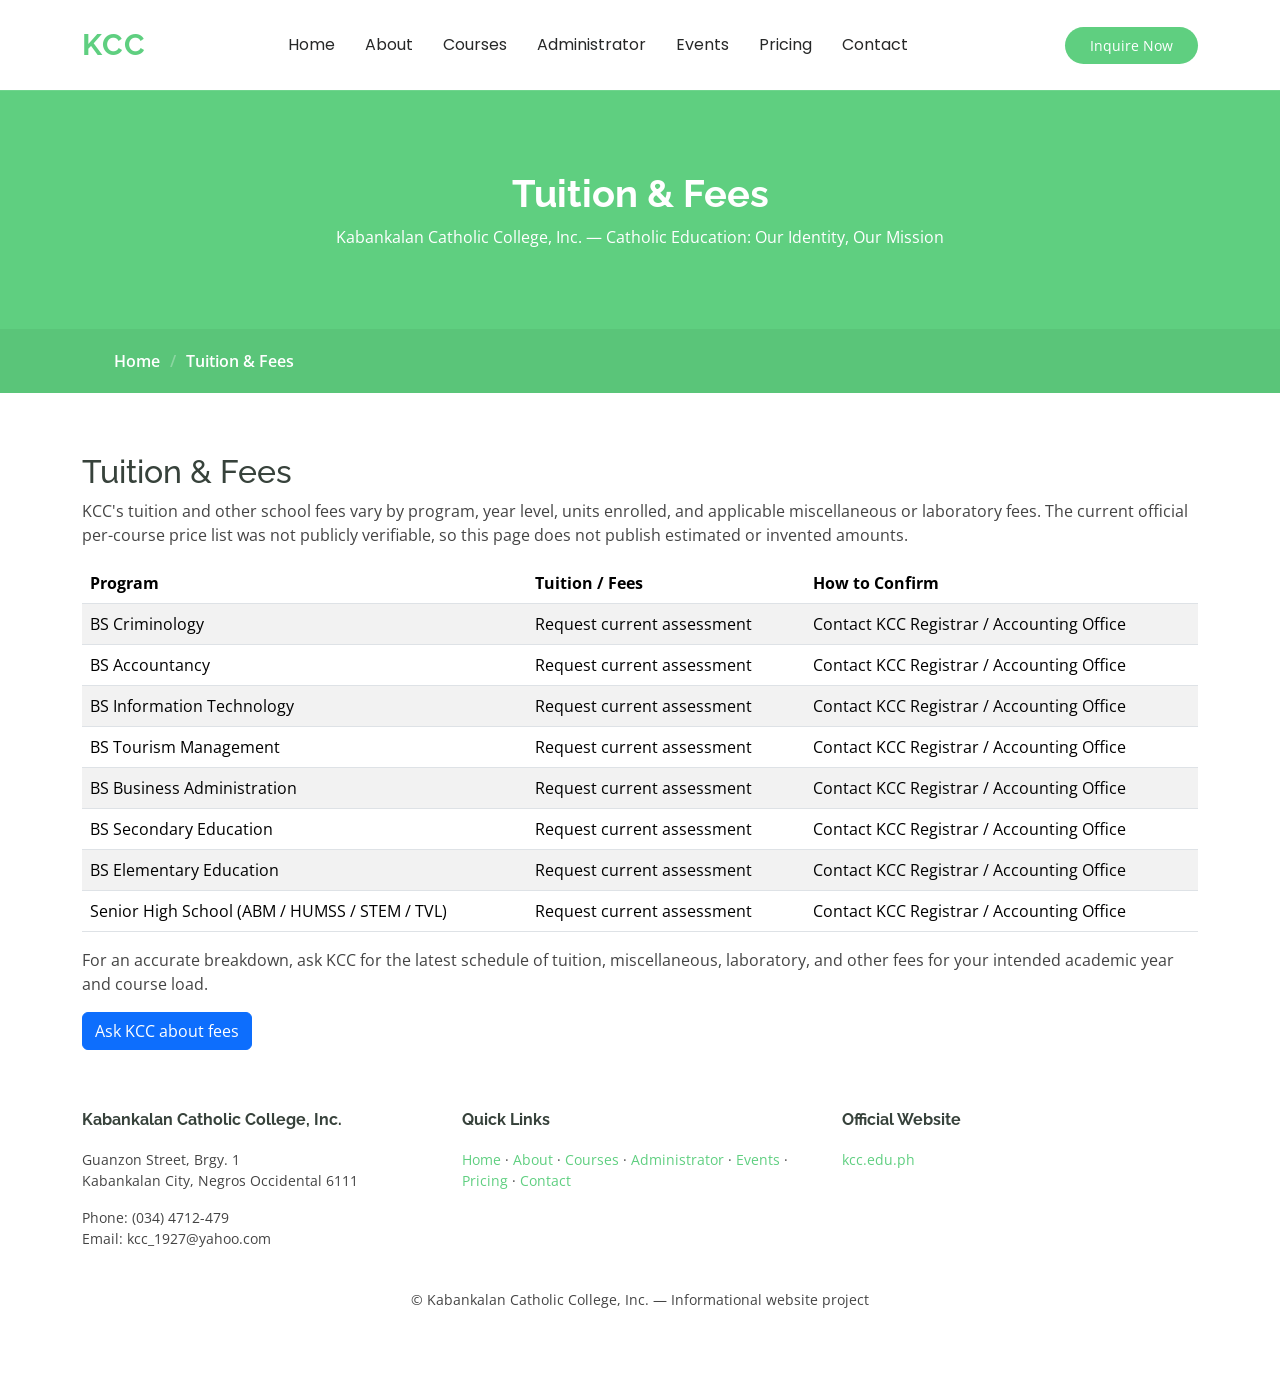
<file: pricing.html>
<!DOCTYPE html>

<html lang="en">
<head>
<meta charset="utf-8"/>
<meta content="width=device-width, initial-scale=1.0" name="viewport"/>
<title>Tuition &amp; Fees | Kabankalan Catholic College, Inc.</title>
<meta content="" name="description"/>
<meta content="" name="keywords"/>
<!-- Favicons -->
<link href="assets/img/favicon.png" rel="icon"/>
<link href="assets/img/apple-touch-icon.png" rel="apple-touch-icon"/>
<!-- Fonts -->
<link href="https://fonts.googleapis.com" rel="preconnect"/>
<link crossorigin="" href="https://fonts.gstatic.com" rel="preconnect"/>
<link href="https://fonts.googleapis.com/css2?family=Open+Sans:ital,wght@0,300;0,400;0,500;0,600;0,700;0,800;1,300;1,400;1,500;1,600;1,700;1,800&amp;family=Poppins:ital,wght@0,100;0,200;0,300;0,400;0,500;0,600;0,700;0,800;0,900;1,100;1,200;1,300;1,400;1,500;1,600;1,700;1,800;1,900&amp;family=Raleway:ital,wght@0,100;0,200;0,300;0,400;0,500;0,600;0,700;0,800;0,900;1,100;1,200;1,300;1,400;1,500;1,600;1,700;1,800;1,900&amp;display=swap" rel="stylesheet"/>
<!-- Vendor CSS Files -->
<link href="assets/vendor/bootstrap/css/bootstrap.min.css" rel="stylesheet"/>
<link href="assets/vendor/bootstrap-icons/bootstrap-icons.css" rel="stylesheet"/>
<link href="assets/vendor/aos/aos.css" rel="stylesheet"/>
<link href="assets/vendor/glightbox/css/glightbox.min.css" rel="stylesheet"/>
<link href="assets/vendor/swiper/swiper-bundle.min.css" rel="stylesheet"/>
<!-- Main CSS File -->
<link href="assets/css/main.css" rel="stylesheet"/>
<!-- =======================================================
  * Template Name: Mentor
  * Template URL: https://bootstrapmade.com/mentor-free-education-bootstrap-theme/
  * Updated: Jul 07 2025 with Bootstrap v5.3.7
  * Author: BootstrapMade.com
  * License: https://bootstrapmade.com/license/
  ======================================================== -->
<meta content="Kabankalan Catholic College, Inc. — Catholic education in Kabankalan City, Negros Occidental since 1927." name="description"/></head>
<body class="pricing-page">
<header class="header d-flex align-items-center sticky-top" id="header"><div class="container-fluid container-xl d-flex align-items-center justify-content-between"><a class="logo d-flex align-items-center" href="index.html"><h1 class="sitename">KCC</h1></a><nav class="navmenu" id="navmenu"><ul>
<li><a href="index.html">Home<br/></a></li>
<li><a href="about.html">About</a></li>
<li><a href="courses.html">Courses</a></li>
<li><a href="trainers.html">Administrator</a></li>
<li><a href="events.html">Events</a></li>
<li><a href="pricing.html">Pricing</a></li>
<li><a href="contact.html">Contact</a></li></ul><i class="mobile-nav-toggle d-xl-none bi bi-list"></i></nav><a class="btn-getstarted" href="contact.html">Inquire Now</a></div></header>
<main class="main"><div class="page-title" data-aos="fade"><div class="heading"><div class="container"><div class="row d-flex justify-content-center text-center"><div class="col-lg-8"><h1>Tuition &amp; Fees</h1><p class="mb-0">Kabankalan Catholic College, Inc. — Catholic Education: Our Identity, Our Mission</p></div></div></div></div><nav class="breadcrumbs"><div class="container"><ol><li><a href="index.html">Home</a></li><li class="current">Tuition &amp; Fees</li></ol></div></nav></div><section class="section"><div class="container" data-aos="fade-up"><h2>Tuition &amp; Fees</h2><p>KCC's tuition and other school fees vary by program, year level, units enrolled, and applicable miscellaneous or laboratory fees. The current official per-course price list was not publicly verifiable, so this page does not publish estimated or invented amounts.</p><div class="table-responsive"><table class="table table-striped"><thead><tr><th>Program</th><th>Tuition / Fees</th><th>How to Confirm</th></tr></thead><tbody><tr><td>BS Criminology</td><td>Request current assessment</td><td>Contact KCC Registrar / Accounting Office</td></tr><tr><td>BS Accountancy</td><td>Request current assessment</td><td>Contact KCC Registrar / Accounting Office</td></tr><tr><td>BS Information Technology</td><td>Request current assessment</td><td>Contact KCC Registrar / Accounting Office</td></tr><tr><td>BS Tourism Management</td><td>Request current assessment</td><td>Contact KCC Registrar / Accounting Office</td></tr><tr><td>BS Business Administration</td><td>Request current assessment</td><td>Contact KCC Registrar / Accounting Office</td></tr><tr><td>BS Secondary Education</td><td>Request current assessment</td><td>Contact KCC Registrar / Accounting Office</td></tr><tr><td>BS Elementary Education</td><td>Request current assessment</td><td>Contact KCC Registrar / Accounting Office</td></tr><tr><td>Senior High School (ABM / HUMSS / STEM / TVL)</td><td>Request current assessment</td><td>Contact KCC Registrar / Accounting Office</td></tr></tbody></table></div><p>For an accurate breakdown, ask KCC for the latest schedule of tuition, miscellaneous, laboratory, and other fees for your intended academic year and course load.</p><a class="btn btn-primary" href="contact.html">Ask KCC about fees</a></div></section></main>
<footer class="footer" id="footer"><div class="container"><div class="row gy-4"><div class="col-lg-4"><h4>Kabankalan Catholic College, Inc.</h4><p>Guanzon Street, Brgy. 1<br/>Kabankalan City, Negros Occidental 6111</p><p>Phone: (034) 4712-479<br/>Email: kcc_1927@yahoo.com</p></div><div class="col-lg-4"><h4>Quick Links</h4><p><a href="index.html">Home</a> · <a href="about.html">About</a> · <a href="courses.html">Courses</a> · <a href="trainers.html">Administrator</a> · <a href="events.html">Events</a> · <a href="pricing.html">Pricing</a> · <a href="contact.html">Contact</a></p></div><div class="col-lg-4"><h4>Official Website</h4><p><a href="https://kcc.edu.ph/" rel="noopener" target="_blank">kcc.edu.ph</a></p></div></div><div class="container text-center mt-4"><p>© Kabankalan Catholic College, Inc. — Informational website project</p></div></div></footer>
<!-- Scroll Top -->
<a class="scroll-top d-flex align-items-center justify-content-center" href="#" id="scroll-top"><i class="bi bi-arrow-up-short"></i></a>
<!-- Preloader -->
<div id="preloader"></div>
<!-- Vendor JS Files -->
<script src="assets/vendor/bootstrap/js/bootstrap.bundle.min.js"></script>
<script src="assets/vendor/aos/aos.js"></script>
<script src="assets/vendor/glightbox/js/glightbox.min.js"></script>
<script src="assets/vendor/purecounter/purecounter_vanilla.js"></script>
<script src="assets/vendor/swiper/swiper-bundle.min.js"></script>
<!-- Main JS File -->
<script src="assets/js/main.js"></script>
</body>
</html>
</file>
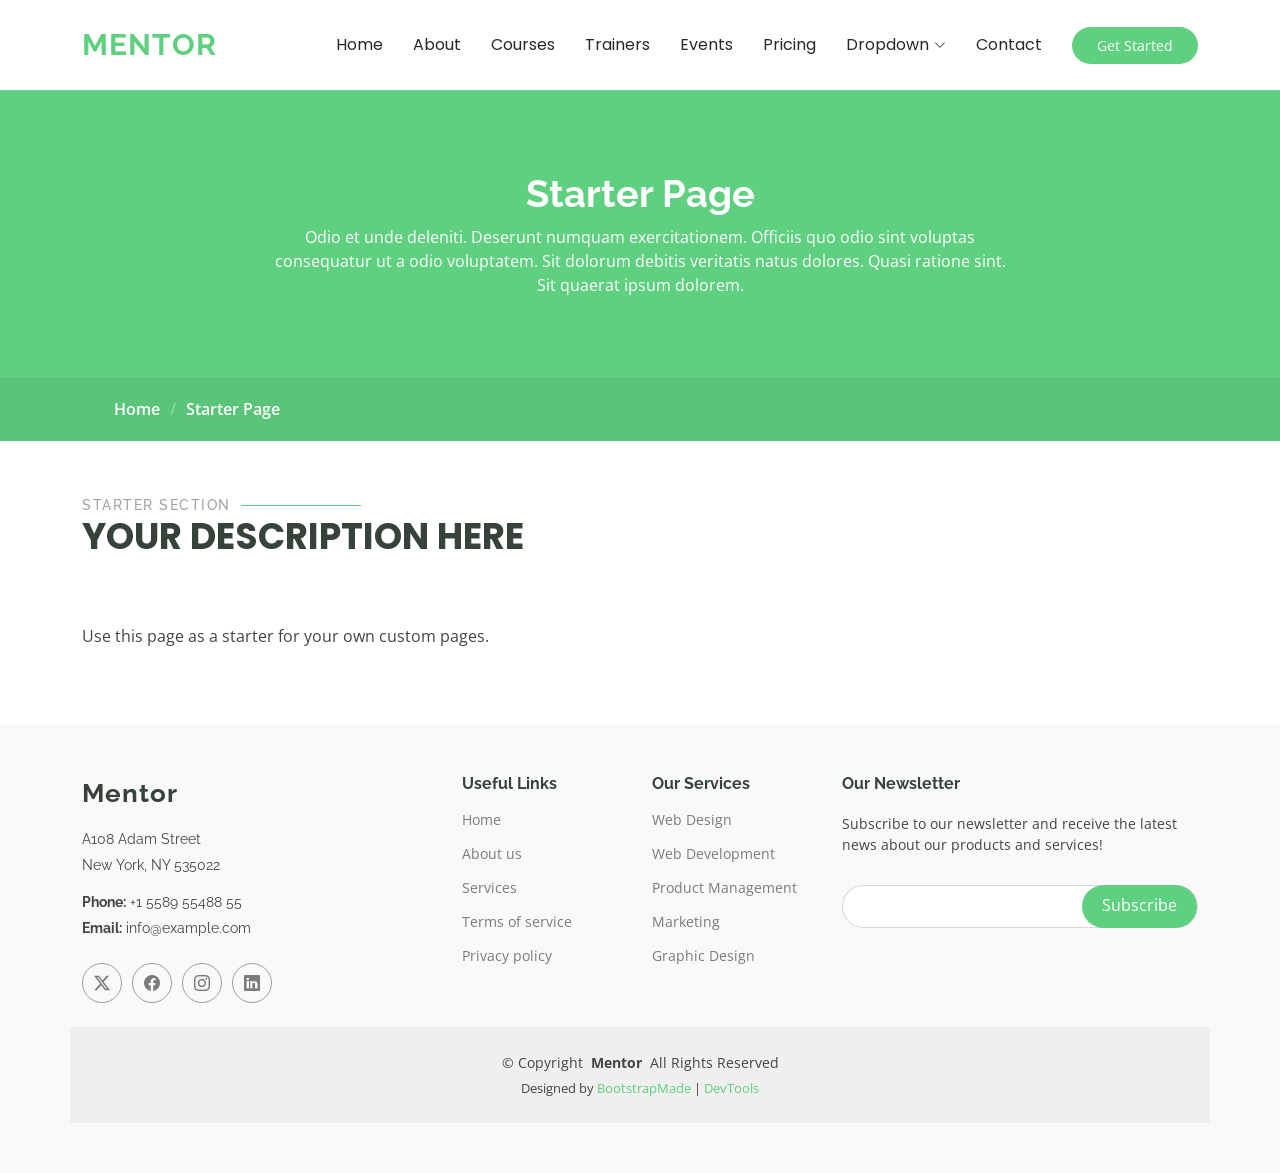
<file: starter-page.html>
<!DOCTYPE html>
<html lang="en">

<head>
  <meta charset="utf-8">
  <meta content="width=device-width, initial-scale=1.0" name="viewport">
  <title>Starter Page - Mentor Bootstrap Template</title>
  <meta name="description" content="">
  <meta name="keywords" content="">

  <!-- Favicons -->
  <link href="assets/img/favicon.png" rel="icon">
  <link href="assets/img/apple-touch-icon.png" rel="apple-touch-icon">

  <!-- Fonts -->
  <link href="https://fonts.googleapis.com" rel="preconnect">
  <link href="https://fonts.gstatic.com" rel="preconnect" crossorigin>
  <link href="https://fonts.googleapis.com/css2?family=Open+Sans:ital,wght@0,300;0,400;0,500;0,600;0,700;0,800;1,300;1,400;1,500;1,600;1,700;1,800&family=Poppins:ital,wght@0,100;0,200;0,300;0,400;0,500;0,600;0,700;0,800;0,900;1,100;1,200;1,300;1,400;1,500;1,600;1,700;1,800;1,900&family=Raleway:ital,wght@0,100;0,200;0,300;0,400;0,500;0,600;0,700;0,800;0,900;1,100;1,200;1,300;1,400;1,500;1,600;1,700;1,800;1,900&display=swap" rel="stylesheet">

  <!-- Vendor CSS Files -->
  <link href="assets/vendor/bootstrap/css/bootstrap.min.css" rel="stylesheet">
  <link href="assets/vendor/bootstrap-icons/bootstrap-icons.css" rel="stylesheet">
  <link href="assets/vendor/aos/aos.css" rel="stylesheet">
  <link href="assets/vendor/glightbox/css/glightbox.min.css" rel="stylesheet">
  <link href="assets/vendor/swiper/swiper-bundle.min.css" rel="stylesheet">

  <!-- Main CSS File -->
  <link href="assets/css/main.css" rel="stylesheet">

  <!-- =======================================================
  * Template Name: Mentor
  * Template URL: https://bootstrapmade.com/mentor-free-education-bootstrap-theme/
  * Updated: Jul 07 2025 with Bootstrap v5.3.7
  * Author: BootstrapMade.com
  * License: https://bootstrapmade.com/license/
  ======================================================== -->
</head>

<body class="starter-page-page">

  <header id="header" class="header d-flex align-items-center sticky-top">
    <div class="container-fluid container-xl position-relative d-flex align-items-center">

      <a href="index.html" class="logo d-flex align-items-center me-auto">
        <!-- Uncomment the line below if you also wish to use an image logo -->
        <!-- <img src="assets/img/logo.webp" alt=""> -->
        <h1 class="sitename">Mentor</h1>
      </a>

      <nav id="navmenu" class="navmenu">
        <ul>
          <li><a href="index.html">Home<br></a></li>
          <li><a href="about.html">About</a></li>
          <li><a href="courses.html">Courses</a></li>
          <li><a href="trainers.html">Trainers</a></li>
          <li><a href="events.html">Events</a></li>
          <li><a href="pricing.html">Pricing</a></li>
          <li class="dropdown"><a href="#"><span>Dropdown</span> <i class="bi bi-chevron-down toggle-dropdown"></i></a>
            <ul>
              <li><a href="#">Dropdown 1</a></li>
              <li class="dropdown"><a href="#"><span>Deep Dropdown</span> <i class="bi bi-chevron-down toggle-dropdown"></i></a>
                <ul>
                  <li><a href="#">Deep Dropdown 1</a></li>
                  <li><a href="#">Deep Dropdown 2</a></li>
                  <li><a href="#">Deep Dropdown 3</a></li>
                  <li><a href="#">Deep Dropdown 4</a></li>
                  <li><a href="#">Deep Dropdown 5</a></li>
                </ul>
              </li>
              <li><a href="#">Dropdown 2</a></li>
              <li><a href="#">Dropdown 3</a></li>
              <li><a href="#">Dropdown 4</a></li>
            </ul>
          </li>
          <li><a href="contact.html">Contact</a></li>
        </ul>
        <i class="mobile-nav-toggle d-xl-none bi bi-list"></i>
      </nav>

      <a class="btn-getstarted" href="courses.html">Get Started</a>

    </div>
  </header>

  <main class="main">

    <!-- Page Title -->
    <div class="page-title" data-aos="fade">
      <div class="heading">
        <div class="container">
          <div class="row d-flex justify-content-center text-center">
            <div class="col-lg-8">
              <h1>Starter Page</h1>
              <p class="mb-0">Odio et unde deleniti. Deserunt numquam exercitationem. Officiis quo odio sint voluptas consequatur ut a odio voluptatem. Sit dolorum debitis veritatis natus dolores. Quasi ratione sint. Sit quaerat ipsum dolorem.</p>
            </div>
          </div>
        </div>
      </div>
      <nav class="breadcrumbs">
        <div class="container">
          <ol>
            <li><a href="index.html">Home</a></li>
            <li class="current">Starter Page</li>
          </ol>
        </div>
      </nav>
    </div><!-- End Page Title -->

    <!-- Starter Section Section -->
    <section id="starter-section" class="starter-section section">

      <!-- Section Title -->
      <div class="container section-title" data-aos="fade-up">
        <h2>Starter Section</h2>
        <p>Your Description Here<br></p>
      </div><!-- End Section Title -->

      <div class="container" data-aos="fade-up">
        <p>Use this page as a starter for your own custom pages.</p>
      </div>

    </section><!-- /Starter Section Section -->

  </main>

  <footer id="footer" class="footer position-relative light-background">

    <div class="container footer-top">
      <div class="row gy-4">
        <div class="col-lg-4 col-md-6 footer-about">
          <a href="index.html" class="logo d-flex align-items-center">
            <span class="sitename">Mentor</span>
          </a>
          <div class="footer-contact pt-3">
            <p>A108 Adam Street</p>
            <p>New York, NY 535022</p>
            <p class="mt-3"><strong>Phone:</strong> <span>+1 5589 55488 55</span></p>
            <p><strong>Email:</strong> <span>info@example.com</span></p>
          </div>
          <div class="social-links d-flex mt-4">
            <a href=""><i class="bi bi-twitter-x"></i></a>
            <a href=""><i class="bi bi-facebook"></i></a>
            <a href=""><i class="bi bi-instagram"></i></a>
            <a href=""><i class="bi bi-linkedin"></i></a>
          </div>
        </div>

        <div class="col-lg-2 col-md-3 footer-links">
          <h4>Useful Links</h4>
          <ul>
            <li><a href="#">Home</a></li>
            <li><a href="#">About us</a></li>
            <li><a href="#">Services</a></li>
            <li><a href="#">Terms of service</a></li>
            <li><a href="#">Privacy policy</a></li>
          </ul>
        </div>

        <div class="col-lg-2 col-md-3 footer-links">
          <h4>Our Services</h4>
          <ul>
            <li><a href="#">Web Design</a></li>
            <li><a href="#">Web Development</a></li>
            <li><a href="#">Product Management</a></li>
            <li><a href="#">Marketing</a></li>
            <li><a href="#">Graphic Design</a></li>
          </ul>
        </div>

        <div class="col-lg-4 col-md-12 footer-newsletter">
          <h4>Our Newsletter</h4>
          <p>Subscribe to our newsletter and receive the latest news about our products and services!</p>
          <form action="#" method="post" class="email-form">
            <div class="newsletter-form"><input type="email" name="email"><input type="submit" value="Subscribe"></div>
            <div class="loading">Loading</div>
            <div class="error-message"></div>
            <div class="sent-message">Your subscription request has been sent. Thank you!</div>
          </form>
        </div>

      </div>
    </div>

    <div class="container copyright text-center mt-4">
      <p>© <span>Copyright</span> <strong class="px-1 sitename">Mentor</strong> <span>All Rights Reserved</span></p>
      <div class="credits">
        <!-- All the links in the footer should remain intact. -->
        <!-- You can delete the links only if you've purchased the pro version. -->
        <!-- Licensing information: https://bootstrapmade.com/license/ -->
        Designed by <a href="https://bootstrapmade.com/">BootstrapMade</a> | <a href="https://bootstrapmade.com/tools/">DevTools</a>
      </div>
    </div>

  </footer>

  <!-- Scroll Top -->
  <a href="#" id="scroll-top" class="scroll-top d-flex align-items-center justify-content-center"><i class="bi bi-arrow-up-short"></i></a>

  <!-- Preloader -->
  <div id="preloader"></div>

  <!-- Vendor JS Files -->
  <script src="assets/vendor/bootstrap/js/bootstrap.bundle.min.js"></script>
  <script src="assets/vendor/aos/aos.js"></script>
  <script src="assets/vendor/glightbox/js/glightbox.min.js"></script>
  <script src="assets/vendor/purecounter/purecounter_vanilla.js"></script>
  <script src="assets/vendor/swiper/swiper-bundle.min.js"></script>

  <!-- Main JS File -->
  <script src="assets/js/main.js"></script>

</body>

</html>
</file>
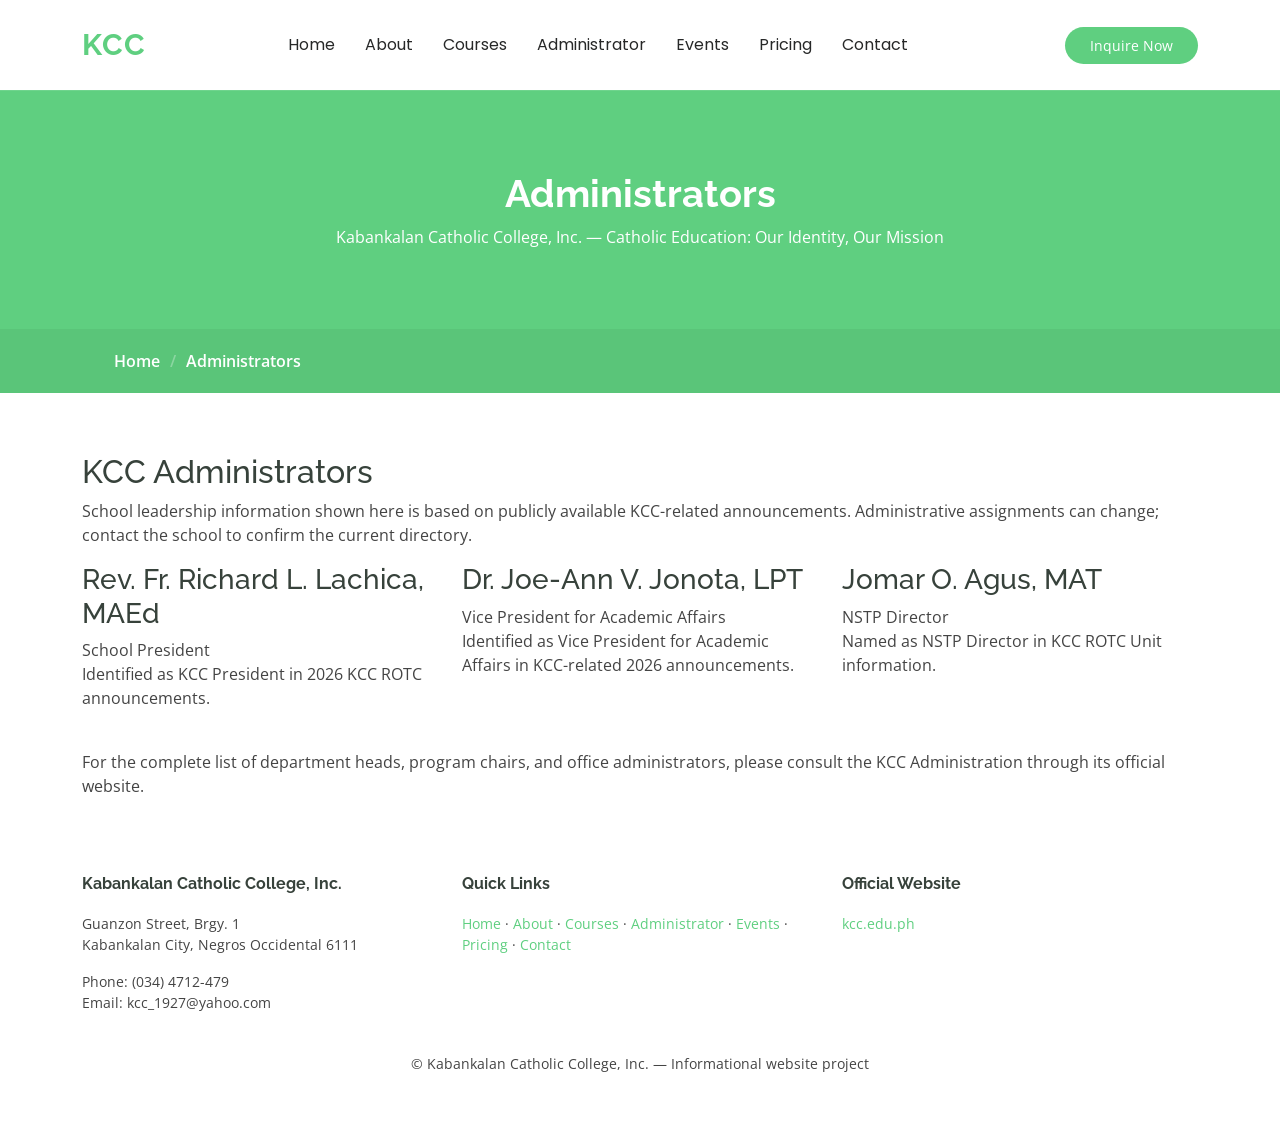
<file: trainers.html>
<!DOCTYPE html>

<html lang="en">
<head>
<meta charset="utf-8"/>
<meta content="width=device-width, initial-scale=1.0" name="viewport"/>
<title>Administrators | Kabankalan Catholic College, Inc.</title>
<meta content="" name="description"/>
<meta content="" name="keywords"/>
<!-- Favicons -->
<link href="assets/img/favicon.png" rel="icon"/>
<link href="assets/img/apple-touch-icon.png" rel="apple-touch-icon"/>
<!-- Fonts -->
<link href="https://fonts.googleapis.com" rel="preconnect"/>
<link crossorigin="" href="https://fonts.gstatic.com" rel="preconnect"/>
<link href="https://fonts.googleapis.com/css2?family=Open+Sans:ital,wght@0,300;0,400;0,500;0,600;0,700;0,800;1,300;1,400;1,500;1,600;1,700;1,800&amp;family=Poppins:ital,wght@0,100;0,200;0,300;0,400;0,500;0,600;0,700;0,800;0,900;1,100;1,200;1,300;1,400;1,500;1,600;1,700;1,800;1,900&amp;family=Raleway:ital,wght@0,100;0,200;0,300;0,400;0,500;0,600;0,700;0,800;0,900;1,100;1,200;1,300;1,400;1,500;1,600;1,700;1,800;1,900&amp;display=swap" rel="stylesheet"/>
<!-- Vendor CSS Files -->
<link href="assets/vendor/bootstrap/css/bootstrap.min.css" rel="stylesheet"/>
<link href="assets/vendor/bootstrap-icons/bootstrap-icons.css" rel="stylesheet"/>
<link href="assets/vendor/aos/aos.css" rel="stylesheet"/>
<link href="assets/vendor/glightbox/css/glightbox.min.css" rel="stylesheet"/>
<link href="assets/vendor/swiper/swiper-bundle.min.css" rel="stylesheet"/>
<!-- Main CSS File -->
<link href="assets/css/main.css" rel="stylesheet"/>
<!-- =======================================================
  * Template Name: Mentor
  * Template URL: https://bootstrapmade.com/mentor-free-education-bootstrap-theme/
  * Updated: Jul 07 2025 with Bootstrap v5.3.7
  * Author: BootstrapMade.com
  * License: https://bootstrapmade.com/license/
  ======================================================== -->
<meta content="Kabankalan Catholic College, Inc. — Catholic education in Kabankalan City, Negros Occidental since 1927." name="description"/></head>
<body class="trainers-page">
<header class="header d-flex align-items-center sticky-top" id="header"><div class="container-fluid container-xl d-flex align-items-center justify-content-between"><a class="logo d-flex align-items-center" href="index.html"><h1 class="sitename">KCC</h1></a><nav class="navmenu" id="navmenu"><ul>
<li><a href="index.html">Home<br/></a></li>
<li><a href="about.html">About</a></li>
<li><a href="courses.html">Courses</a></li>
<li><a href="trainers.html">Administrator</a></li>
<li><a href="events.html">Events</a></li>
<li><a href="pricing.html">Pricing</a></li>
<li><a href="contact.html">Contact</a></li></ul><i class="mobile-nav-toggle d-xl-none bi bi-list"></i></nav><a class="btn-getstarted" href="contact.html">Inquire Now</a></div></header>
<main class="main"><div class="page-title" data-aos="fade"><div class="heading"><div class="container"><div class="row d-flex justify-content-center text-center"><div class="col-lg-8"><h1>Administrators</h1><p class="mb-0">Kabankalan Catholic College, Inc. — Catholic Education: Our Identity, Our Mission</p></div></div></div></div><nav class="breadcrumbs"><div class="container"><ol><li><a href="index.html">Home</a></li><li class="current">Administrators</li></ol></div></nav></div><section class="section"><div class="container" data-aos="fade-up"><h2>KCC Administrators</h2><p>School leadership information shown here is based on publicly available KCC-related announcements. Administrative assignments can change; contact the school to confirm the current directory.</p><div class="row gy-4"><div class="col-lg-4 col-md-6"><div class="member"><h3>Rev. Fr. Richard L. Lachica, MAEd</h3><span>School President</span><p>Identified as KCC President in 2026 KCC ROTC announcements.</p></div></div><div class="col-lg-4 col-md-6"><div class="member"><h3>Dr. Joe-Ann V. Jonota, LPT</h3><span>Vice President for Academic Affairs</span><p>Identified as Vice President for Academic Affairs in KCC-related 2026 announcements.</p></div></div><div class="col-lg-4 col-md-6"><div class="member"><h3>Jomar O. Agus, MAT</h3><span>NSTP Director</span><p>Named as NSTP Director in KCC ROTC Unit information.</p></div></div></div><p class="mt-4">For the complete list of department heads, program chairs, and office administrators, please consult the KCC Administration through its official website.</p></div></section></main>
<footer class="footer" id="footer"><div class="container"><div class="row gy-4"><div class="col-lg-4"><h4>Kabankalan Catholic College, Inc.</h4><p>Guanzon Street, Brgy. 1<br/>Kabankalan City, Negros Occidental 6111</p><p>Phone: (034) 4712-479<br/>Email: kcc_1927@yahoo.com</p></div><div class="col-lg-4"><h4>Quick Links</h4><p><a href="index.html">Home</a> · <a href="about.html">About</a> · <a href="courses.html">Courses</a> · <a href="trainers.html">Administrator</a> · <a href="events.html">Events</a> · <a href="pricing.html">Pricing</a> · <a href="contact.html">Contact</a></p></div><div class="col-lg-4"><h4>Official Website</h4><p><a href="https://kcc.edu.ph/" rel="noopener" target="_blank">kcc.edu.ph</a></p></div></div><div class="container text-center mt-4"><p>© Kabankalan Catholic College, Inc. — Informational website project</p></div></div></footer>
<!-- Scroll Top -->
<a class="scroll-top d-flex align-items-center justify-content-center" href="#" id="scroll-top"><i class="bi bi-arrow-up-short"></i></a>
<!-- Preloader -->
<div id="preloader"></div>
<!-- Vendor JS Files -->
<script src="assets/vendor/bootstrap/js/bootstrap.bundle.min.js"></script>
<script src="assets/vendor/aos/aos.js"></script>
<script src="assets/vendor/glightbox/js/glightbox.min.js"></script>
<script src="assets/vendor/purecounter/purecounter_vanilla.js"></script>
<script src="assets/vendor/swiper/swiper-bundle.min.js"></script>
<!-- Main JS File -->
<script src="assets/js/main.js"></script>
</body>
</html>
</file>
<file: assets/css/main.css>
/**
* Template Name: Mentor
* Template URL: https://bootstrapmade.com/mentor-free-education-bootstrap-theme/
* Updated: Jul 07 2025 with Bootstrap v5.3.7
* Author: BootstrapMade.com
* License: https://bootstrapmade.com/license/
*/

/*--------------------------------------------------------------
# Font & Color Variables
# Help: https://bootstrapmade.com/color-system/
--------------------------------------------------------------*/
/* Fonts */
:root {
  --default-font: "Open Sans",  system-ui, -apple-system, "Segoe UI", Roboto, "Helvetica Neue", Arial, "Noto Sans", "Liberation Sans", sans-serif, "Apple Color Emoji", "Segoe UI Emoji", "Segoe UI Symbol", "Noto Color Emoji";
  --heading-font: "Raleway",  sans-serif;
  --nav-font: "Poppins",  sans-serif;
}

/* Global Colors - The following color variables are used throughout the website. Updating them here will change the color scheme of the entire website */
:root { 
  --background-color: #ffffff; /* Background color for the entire website, including individual sections */
  --default-color: #444444; /* Default color used for the majority of the text content across the entire website */
  --heading-color: #37423b; /* Color for headings, subheadings and title throughout the website */
  --accent-color: #5fcf80; /* Accent color that represents your brand on the website. It's used for buttons, links, and other elements that need to stand out */
  --surface-color: #ffffff; /* The surface color is used as a background of boxed elements within sections, such as cards, icon boxes, or other elements that require a visual separation from the global background. */
  --contrast-color: #ffffff; /* Contrast color for text, ensuring readability against backgrounds of accent, heading, or default colors. */
}

/* Nav Menu Colors - The following color variables are used specifically for the navigation menu. They are separate from the global colors to allow for more customization options */
:root {
  --nav-color: #272828;  /* The default color of the main navmenu links */
  --nav-hover-color: #5fcf80; /* Applied to main navmenu links when they are hovered over or active */
  --nav-mobile-background-color: #ffffff; /* Used as the background color for mobile navigation menu */
  --nav-dropdown-background-color: #ffffff; /* Used as the background color for dropdown items that appear when hovering over primary navigation items */
  --nav-dropdown-color: #272828; /* Used for navigation links of the dropdown items in the navigation menu. */
  --nav-dropdown-hover-color: #5fcf80; /* Similar to --nav-hover-color, this color is applied to dropdown navigation links when they are hovered over. */
}

/* Color Presets - These classes override global colors when applied to any section or element, providing reuse of the sam color scheme. */

.light-background {
  --background-color: #f9f9f9;
  --surface-color: #ffffff;
}

.dark-background {
  --background-color: #060606;
  --default-color: #ffffff;
  --heading-color: #ffffff;
  --surface-color: #252525;
  --contrast-color: #ffffff;
}

/* Smooth scroll */
:root {
  scroll-behavior: smooth;
}

/*--------------------------------------------------------------
# General Styling & Shared Classes
--------------------------------------------------------------*/
body {
  color: var(--default-color);
  background-color: var(--background-color);
  font-family: var(--default-font);
}

a {
  color: var(--accent-color);
  text-decoration: none;
  transition: 0.3s;
}

a:hover {
  color: color-mix(in srgb, var(--accent-color), transparent 25%);
  text-decoration: none;
}

h1,
h2,
h3,
h4,
h5,
h6 {
  color: var(--heading-color);
  font-family: var(--heading-font);
}

/* Email Form Messages
------------------------------*/
.email-form .error-message {
  display: none;
  background: #df1529;
  color: #ffffff;
  text-align: left;
  padding: 15px;
  margin-bottom: 24px;
  font-weight: 600;
}

.email-form .sent-message {
  display: none;
  color: #ffffff;
  background: #059652;
  text-align: center;
  padding: 15px;
  margin-bottom: 24px;
  font-weight: 600;
}

.email-form .loading {
  display: none;
  background: var(--surface-color);
  text-align: center;
  padding: 15px;
  margin-bottom: 24px;
}

.email-form .loading:before {
  content: "";
  display: inline-block;
  border-radius: 50%;
  width: 24px;
  height: 24px;
  margin: 0 10px -6px 0;
  border: 3px solid var(--accent-color);
  border-top-color: var(--surface-color);
  animation: email-form-loading 1s linear infinite;
}

@keyframes email-form-loading {
  0% {
    transform: rotate(0deg);
  }

  100% {
    transform: rotate(360deg);
  }
}

/* Pulsating Play Button
------------------------------*/
.pulsating-play-btn {
  width: 94px;
  height: 94px;
  background: radial-gradient(var(--accent-color) 50%, color-mix(in srgb, var(--accent-color), transparent 75%) 52%);
  border-radius: 50%;
  display: block;
  position: relative;
  overflow: hidden;
}

.pulsating-play-btn:before {
  content: "";
  position: absolute;
  width: 120px;
  height: 120px;
  animation-delay: 0s;
  animation: pulsate-play-btn 2s;
  animation-direction: forwards;
  animation-iteration-count: infinite;
  animation-timing-function: steps;
  opacity: 1;
  border-radius: 50%;
  border: 5px solid color-mix(in srgb, var(--accent-color), transparent 30%);
  top: -15%;
  left: -15%;
  background: rgba(198, 16, 0, 0);
}

.pulsating-play-btn:after {
  content: "";
  position: absolute;
  left: 50%;
  top: 50%;
  transform: translateX(-40%) translateY(-50%);
  width: 0;
  height: 0;
  border-top: 10px solid transparent;
  border-bottom: 10px solid transparent;
  border-left: 15px solid #fff;
  z-index: 100;
  transition: all 400ms cubic-bezier(0.55, 0.055, 0.675, 0.19);
}

.pulsating-play-btn:hover:before {
  content: "";
  position: absolute;
  left: 50%;
  top: 50%;
  transform: translateX(-40%) translateY(-50%);
  width: 0;
  height: 0;
  border: none;
  border-top: 10px solid transparent;
  border-bottom: 10px solid transparent;
  border-left: 15px solid #fff;
  z-index: 200;
  animation: none;
  border-radius: 0;
}

.pulsating-play-btn:hover:after {
  border-left: 15px solid var(--accent-color);
  transform: scale(20);
}

@keyframes pulsate-play-btn {
  0% {
    transform: scale(0.6, 0.6);
    opacity: 1;
  }

  100% {
    transform: scale(1, 1);
    opacity: 0;
  }
}

/*--------------------------------------------------------------
# Global Header
--------------------------------------------------------------*/
.header {
  color: var(--default-color);
  background-color: var(--background-color);
  padding: 15px 0;
  transition: all 0.5s;
  z-index: 997;
}

.header .logo {
  line-height: 1;
}

.header .logo img {
  max-height: 36px;
  margin-right: 8px;
}

.header .logo h1 {
  font-weight: 700;
  font-size: 30px;
  margin: 0;
  letter-spacing: 1px;
  text-transform: uppercase;
  color: var(--accent-color);
}

.header .btn-getstarted,
.header .btn-getstarted:focus {
  color: var(--contrast-color);
  background: var(--accent-color);
  font-size: 14px;
  padding: 8px 25px;
  margin: 0 0 0 30px;
  border-radius: 50px;
  transition: 0.3s;
}

.header .btn-getstarted:hover,
.header .btn-getstarted:focus:hover {
  color: var(--contrast-color);
  background: color-mix(in srgb, var(--accent-color), transparent 15%);
}

@media (max-width: 1200px) {
  .header .logo {
    order: 1;
  }

  .header .btn-getstarted {
    order: 2;
    margin: 0 15px 0 0;
    padding: 6px 15px;
  }

  .header .navmenu {
    order: 3;
  }
}

.scrolled .header {
  box-shadow: 0px 0 18px rgba(0, 0, 0, 0.1);
}

/*--------------------------------------------------------------
# Navigation Menu
--------------------------------------------------------------*/
/* Navmenu - Desktop */
@media (min-width: 1200px) {
  .navmenu {
    padding: 0;
  }

  .navmenu ul {
    margin: 0;
    padding: 0;
    display: flex;
    list-style: none;
    align-items: center;
  }

  .navmenu li {
    position: relative;
  }

  .navmenu a,
  .navmenu a:focus {
    color: var(--nav-color);
    padding: 18px 15px;
    font-size: 16px;
    font-family: var(--nav-font);
    font-weight: 400;
    display: flex;
    align-items: center;
    justify-content: space-between;
    white-space: nowrap;
    transition: 0.3s;
  }

  .navmenu a i,
  .navmenu a:focus i {
    font-size: 12px;
    line-height: 0;
    margin-left: 5px;
    transition: 0.3s;
  }

  .navmenu li:last-child a {
    padding-right: 0;
  }

  .navmenu li:hover>a,
  .navmenu .active,
  .navmenu .active:focus {
    color: var(--nav-hover-color);
  }

  .navmenu .dropdown ul {
    margin: 0;
    padding: 10px 0;
    background: var(--nav-dropdown-background-color);
    display: block;
    position: absolute;
    visibility: hidden;
    left: 14px;
    top: 130%;
    opacity: 0;
    transition: 0.3s;
    border-radius: 4px;
    z-index: 99;
    box-shadow: 0px 0px 30px rgba(0, 0, 0, 0.1);
  }

  .navmenu .dropdown ul li {
    min-width: 200px;
  }

  .navmenu .dropdown ul a {
    padding: 10px 20px;
    font-size: 15px;
    text-transform: none;
    color: var(--nav-dropdown-color);
  }

  .navmenu .dropdown ul a i {
    font-size: 12px;
  }

  .navmenu .dropdown ul a:hover,
  .navmenu .dropdown ul .active:hover,
  .navmenu .dropdown ul li:hover>a {
    color: var(--nav-dropdown-hover-color);
  }

  .navmenu .dropdown:hover>ul {
    opacity: 1;
    top: 100%;
    visibility: visible;
  }

  .navmenu .dropdown .dropdown ul {
    top: 0;
    left: -90%;
    visibility: hidden;
  }

  .navmenu .dropdown .dropdown:hover>ul {
    opacity: 1;
    top: 0;
    left: -100%;
    visibility: visible;
  }
}

/* Navmenu - Mobile */
@media (max-width: 1199px) {
  .mobile-nav-toggle {
    color: var(--nav-color);
    font-size: 28px;
    line-height: 0;
    margin-right: 10px;
    cursor: pointer;
    transition: color 0.3s;
  }

  .navmenu {
    padding: 0;
    z-index: 9997;
  }

  .navmenu ul {
    display: none;
    list-style: none;
    position: absolute;
    inset: 60px 20px 20px 20px;
    padding: 10px 0;
    margin: 0;
    border-radius: 6px;
    background-color: var(--nav-mobile-background-color);
    border: 1px solid color-mix(in srgb, var(--default-color), transparent 90%);
    box-shadow: none;
    overflow-y: auto;
    transition: 0.3s;
    z-index: 9998;
  }

  .navmenu a,
  .navmenu a:focus {
    color: var(--nav-dropdown-color);
    padding: 10px 20px;
    font-family: var(--nav-font);
    font-size: 17px;
    font-weight: 500;
    display: flex;
    align-items: center;
    justify-content: space-between;
    white-space: nowrap;
    transition: 0.3s;
  }

  .navmenu a i,
  .navmenu a:focus i {
    font-size: 12px;
    line-height: 0;
    margin-left: 5px;
    width: 30px;
    height: 30px;
    display: flex;
    align-items: center;
    justify-content: center;
    border-radius: 50%;
    transition: 0.3s;
    background-color: color-mix(in srgb, var(--accent-color), transparent 90%);
  }

  .navmenu a i:hover,
  .navmenu a:focus i:hover {
    background-color: var(--accent-color);
    color: var(--contrast-color);
  }

  .navmenu a:hover,
  .navmenu .active,
  .navmenu .active:focus {
    color: var(--nav-dropdown-hover-color);
  }

  .navmenu .active i,
  .navmenu .active:focus i {
    background-color: var(--accent-color);
    color: var(--contrast-color);
    transform: rotate(180deg);
  }

  .navmenu .dropdown ul {
    position: static;
    display: none;
    z-index: 99;
    padding: 10px 0;
    margin: 10px 20px;
    background-color: var(--nav-dropdown-background-color);
    transition: all 0.5s ease-in-out;
  }

  .navmenu .dropdown ul ul {
    background-color: rgba(33, 37, 41, 0.1);
  }

  .navmenu .dropdown>.dropdown-active {
    display: block;
    background-color: rgba(33, 37, 41, 0.03);
  }

  .mobile-nav-active {
    overflow: hidden;
  }

  .mobile-nav-active .mobile-nav-toggle {
    color: #fff;
    position: absolute;
    font-size: 32px;
    top: 15px;
    right: 15px;
    margin-right: 0;
    z-index: 9999;
  }

  .mobile-nav-active .navmenu {
    position: fixed;
    overflow: hidden;
    inset: 0;
    background: rgba(33, 37, 41, 0.8);
    transition: 0.3s;
  }

  .mobile-nav-active .navmenu>ul {
    display: block;
  }
}

/*--------------------------------------------------------------
# Global Footer
--------------------------------------------------------------*/
.footer {
  color: var(--default-color);
  background-color: var(--background-color);
  font-size: 14px;
  padding-bottom: 50px;
  position: relative;
}

.footer .footer-top {
  padding-top: 50px;
}

.footer .footer-about .logo {
  margin-bottom: 0;
}

.footer .footer-about .logo img {
  max-height: 40px;
  margin-right: 6px;
}

.footer .footer-about .logo span {
  font-size: 26px;
  font-weight: 700;
  letter-spacing: 1px;
  font-family: var(--heading-font);
  color: var(--heading-color);
}

.footer .footer-about p {
  font-size: 14px;
  font-family: var(--heading-font);
}

.footer .social-links a {
  display: flex;
  align-items: center;
  justify-content: center;
  width: 40px;
  height: 40px;
  border-radius: 50%;
  border: 1px solid color-mix(in srgb, var(--default-color), transparent 50%);
  font-size: 16px;
  color: color-mix(in srgb, var(--default-color), transparent 30%);
  margin-right: 10px;
  transition: 0.3s;
}

.footer .social-links a:hover {
  color: var(--accent-color);
  border-color: var(--accent-color);
}

.footer h4 {
  font-size: 16px;
  font-weight: bold;
  position: relative;
  padding-bottom: 12px;
}

.footer .footer-links {
  margin-bottom: 30px;
}

.footer .footer-links ul {
  list-style: none;
  padding: 0;
  margin: 0;
}

.footer .footer-links ul i {
  padding-right: 2px;
  font-size: 12px;
  line-height: 0;
}

.footer .footer-links ul li {
  padding: 10px 0;
  display: flex;
  align-items: center;
}

.footer .footer-links ul li:first-child {
  padding-top: 0;
}

.footer .footer-links ul a {
  color: color-mix(in srgb, var(--default-color), transparent 30%);
  display: inline-block;
  line-height: 1;
}

.footer .footer-links ul a:hover {
  color: var(--accent-color);
}

.footer .footer-contact p {
  margin-bottom: 5px;
}

.footer .footer-newsletter .newsletter-form {
  margin-top: 30px;
  margin-bottom: 15px;
  padding: 6px 8px;
  position: relative;
  border-radius: 50px;
  border: 1px solid color-mix(in srgb, var(--default-color), transparent 80%);
  display: flex;
  background-color: var(--surface-color);
  transition: 0.3s;
}

.footer .footer-newsletter .newsletter-form:focus-within {
  border-color: var(--accent-color);
}

.footer .footer-newsletter .newsletter-form input[type=email] {
  border: 0;
  padding: 4px 8px;
  width: 100%;
  background-color: var(--surface-color);
  color: var(--default-color);
}

.footer .footer-newsletter .newsletter-form input[type=email]:focus-visible {
  outline: none;
}

.footer .footer-newsletter .newsletter-form input[type=submit] {
  border: 0;
  font-size: 16px;
  padding: 0 20px 2px 20px;
  margin: -7px -8px -7px 0;
  background: var(--accent-color);
  color: var(--contrast-color);
  transition: 0.3s;
  border-radius: 50px;
}

.footer .footer-newsletter .newsletter-form input[type=submit]:hover {
  background: color-mix(in srgb, var(--accent-color), transparent 20%);
}

.footer .copyright {
  padding-top: 25px;
  padding-bottom: 25px;
  background-color: color-mix(in srgb, var(--default-color), transparent 95%);
}

.footer .copyright p {
  margin-bottom: 0;
}

.footer .credits {
  margin-top: 6px;
  font-size: 13px;
}

/*--------------------------------------------------------------
# Preloader
--------------------------------------------------------------*/
#preloader {
  position: fixed;
  inset: 0;
  z-index: 999999;
  overflow: hidden;
  background: var(--background-color);
  transition: all 0.6s ease-out;
}

#preloader:before {
  content: "";
  position: fixed;
  top: calc(50% - 30px);
  left: calc(50% - 30px);
  border: 6px solid #ffffff;
  border-color: var(--accent-color) transparent var(--accent-color) transparent;
  border-radius: 50%;
  width: 60px;
  height: 60px;
  animation: animate-preloader 1.5s linear infinite;
}

@keyframes animate-preloader {
  0% {
    transform: rotate(0deg);
  }

  100% {
    transform: rotate(360deg);
  }
}

/*--------------------------------------------------------------
# Scroll Top Button
--------------------------------------------------------------*/
.scroll-top {
  position: fixed;
  visibility: hidden;
  opacity: 0;
  right: 15px;
  bottom: -15px;
  z-index: 99999;
  background-color: var(--accent-color);
  width: 44px;
  height: 44px;
  border-radius: 50px;
  transition: all 0.4s;
}

.scroll-top i {
  font-size: 24px;
  color: var(--contrast-color);
  line-height: 0;
}

.scroll-top:hover {
  background-color: color-mix(in srgb, var(--accent-color), transparent 20%);
  color: var(--contrast-color);
}

.scroll-top.active {
  visibility: visible;
  opacity: 1;
  bottom: 15px;
}

/*--------------------------------------------------------------
# Disable aos animation delay on mobile devices
--------------------------------------------------------------*/
@media screen and (max-width: 768px) {
  [data-aos-delay] {
    transition-delay: 0 !important;
  }
}

/*--------------------------------------------------------------
# Global Page Titles & Breadcrumbs
--------------------------------------------------------------*/
.page-title {
  --default-color: var(--contrast-color);
  --background-color: var(--accent-color);
  --heading-color: var(--contrast-color);
  color: var(--default-color);
  background-color: var(--background-color);
  position: relative;
}

.page-title .heading {
  padding: 80px 0;
  border-top: 1px solid color-mix(in srgb, var(--default-color), transparent 90%);
}

.page-title .heading h1 {
  font-size: 38px;
  font-weight: 700;
}

.page-title nav {
  background-color: color-mix(in srgb, var(--accent-color) 90%, black 5%);
  padding: 20px 0;
}

.page-title nav a {
  color: var(--default-color);
}

.page-title nav ol {
  display: flex;
  flex-wrap: wrap;
  list-style: none;
  margin: 0;
  font-size: 16px;
  font-weight: 600;
}

.page-title nav ol li+li {
  padding-left: 10px;
}

.page-title nav ol li+li::before {
  content: "/";
  display: inline-block;
  padding-right: 10px;
  color: color-mix(in srgb, var(--default-color), transparent 70%);
}

/*--------------------------------------------------------------
# Global Sections
--------------------------------------------------------------*/
section,
.section {
  color: var(--default-color);
  background-color: var(--background-color);
  padding: 60px 0;
  scroll-margin-top: 900px;
  overflow: clip;
}

@media (max-width: 1199px) {

  section,
  .section {
    scroll-margin-top: 66px;
  }
}

/*--------------------------------------------------------------
# Global Section Titles
--------------------------------------------------------------*/
.section-title {
  padding-bottom: 60px;
  position: relative;
}

.section-title h2 {
  font-size: 14px;
  font-weight: 500;
  padding: 0;
  line-height: 1px;
  margin: 0;
  letter-spacing: 1.5px;
  text-transform: uppercase;
  color: color-mix(in srgb, var(--default-color), transparent 50%);
  position: relative;
}

.section-title h2::after {
  content: "";
  width: 120px;
  height: 1px;
  display: inline-block;
  background: var(--accent-color);
  margin: 4px 10px;
}

.section-title p {
  color: var(--heading-color);
  margin: 0;
  font-size: 36px;
  font-weight: 700;
  font-family: var(--nav-font);
  text-transform: uppercase;
}

/*--------------------------------------------------------------
# Hero Section
--------------------------------------------------------------*/
.hero {
  width: 100%;
  min-height: 80vh;
  position: relative;
  padding: 80px 0;
  display: flex;
  align-items: center;
  justify-content: center;
  color: var(--default-color);
}

.hero img {
  position: absolute;
  inset: 0;
  display: block;
  width: 100%;
  height: 100%;
  object-fit: cover;
  z-index: 1;
}

.hero:before {
  content: "";
  background: color-mix(in srgb, var(--background-color), transparent 60%);
  position: absolute;
  inset: 0;
  z-index: 2;
}

.hero .container {
  position: relative;
  z-index: 3;
}

.hero h2 {
  margin: 0;
  font-size: 48px;
  font-weight: 700;
}

.hero p {
  color: color-mix(in srgb, var(--default-color), transparent 20%);
  margin: 10px 0 0 0;
  font-size: 24px;
}

.hero .btn-get-started {
  font-weight: 500;
  font-size: 15px;
  letter-spacing: 1px;
  display: inline-block;
  padding: 8px 35px 10px 35px;
  border-radius: 50px;
  transition: 0.4s;
  margin-top: 30px;
  border: 2px solid var(--default-color);
  color: var(--default-color);
}

.hero .btn-get-started:hover {
  background: var(--accent-color);
  border: 2px solid var(--accent-color);
}

@media (max-width: 768px) {
  .hero h2 {
    font-size: 32px;
  }

  .hero p {
    font-size: 18px;
  }
}

/*--------------------------------------------------------------
# About Section
--------------------------------------------------------------*/
.about .content h3 {
  font-size: 2rem;
  font-weight: 700;
}

.about .content ul {
  list-style: none;
  padding: 0;
}

.about .content ul li {
  padding-bottom: 10px;
}

.about .content ul i {
  font-size: 1.25rem;
  margin-right: 4px;
  color: var(--accent-color);
}

.about .content p:last-child {
  margin-bottom: 0;
}

.about .content .read-more {
  background: var(--accent-color);
  color: var(--contrast-color);
  font-family: var(--heading-font);
  font-weight: 500;
  font-size: 15px;
  letter-spacing: 1px;
  padding: 10px 24px 12px 24px;
  border-radius: 50px;
  transition: 0.3s;
  display: inline-flex;
  align-items: center;
  justify-content: center;
}

.about .content .read-more i {
  font-size: 18px;
  margin-left: 5px;
  line-height: 0;
  transition: 0.3s;
}

.about .content .read-more:hover {
  background: color-mix(in srgb, var(--accent-color), transparent 20%);
  padding-right: 19px;
}

.about .content .read-more:hover i {
  margin-left: 10px;
}

/*--------------------------------------------------------------
# Counts Section
--------------------------------------------------------------*/
.counts {
  padding: 25px 0;
}

.counts .stats-item {
  padding: 30px;
  width: 100%;
}

.counts .stats-item span {
  font-size: 48px;
  display: block;
  color: var(--accent-color);
  font-weight: 700;
}

.counts .stats-item p {
  color: color-mix(in srgb, var(--default-color), transparent 40%);
  padding: 0;
  margin: 0;
  font-family: var(--heading-font);
  font-size: 15px;
  font-weight: 600;
}

/*--------------------------------------------------------------
# Why Us Section
--------------------------------------------------------------*/
.why-us .why-box {
  color: var(--contrast-color);
  background: var(--accent-color);
  padding: 30px;
}

.why-us .why-box h3 {
  color: var(--contrast-color);
  font-weight: 700;
  font-size: 34px;
  margin-bottom: 30px;
}

.why-us .why-box p {
  margin-bottom: 30px;
}

.why-us .why-box .more-btn {
  display: inline-block;
  background: color-mix(in srgb, var(--contrast-color), transparent 85%);
  padding: 8px 40px 10px 40px;
  color: var(--contrast-color);
  transition: all ease-in-out 0.4s;
  border-radius: 50px;
}

.why-us .why-box .more-btn i {
  font-size: 14px;
}

.why-us .why-box .more-btn:hover {
  color: var(--accent-color);
  background: var(--surface-color);
}

.why-us .icon-box {
  background-color: var(--surface-color);
  text-align: center;
  padding: 40px 30px;
  width: 100%;
  height: 100%;
  border: 1px solid color-mix(in srgb, var(--default-color), transparent 90%);
}

.why-us .icon-box i {
  color: var(--accent-color);
  font-size: 32px;
  margin-bottom: 30px;
  background: color-mix(in srgb, var(--accent-color), transparent 95%);
  border-radius: 50px;
  display: flex;
  align-items: center;
  justify-content: center;
  width: 72px;
  height: 72px;
  transition: 0.3s;
}

.why-us .icon-box h4 {
  font-size: 20px;
  font-weight: 700;
  margin: 0 0 30px 0;
}

.why-us .icon-box p {
  font-size: 15px;
  color: color-mix(in srgb, var(--default-color), transparent 30%);
}

.why-us .icon-box:hover i {
  color: var(--contrast-color);
  background: var(--accent-color);
}

/*--------------------------------------------------------------
# Features Section
--------------------------------------------------------------*/
.features {
  padding: 10px 0;
}

.features .features-item {
  background-color: var(--surface-color);
  display: flex;
  align-items: center;
  padding: 20px;
  transition: 0.3s;
  border: 1px solid color-mix(in srgb, var(--default-color), transparent 90%);
  position: relative;
}

.features .features-item i {
  font-size: 32px;
  padding-right: 10px;
  line-height: 0;
}

.features .features-item h3 {
  font-weight: 700;
  margin: 0;
  padding: 0;
  line-height: 1;
  font-size: 16px;
}

.features .features-item h3 a {
  color: var(--heading-color);
  transition: 0.3s;
}

.features .features-item:hover {
  border-color: var(--accent-color);
}

.features .features-item:hover h3 a {
  color: var(--accent-color);
}

/*--------------------------------------------------------------
# Courses Section
--------------------------------------------------------------*/
.courses .course-item {
  background-color: var(--surface-color);
  border: 1px solid color-mix(in srgb, var(--default-color), transparent 90%);
  border-radius: 5px;
}

.courses .course-content {
  padding: 15px;
}

.courses .course-content h3 {
  font-weight: 700;
  font-size: 20px;
}

.courses .course-content h3 a {
  color: var(--heading-color);
  transition: 0.3s;
}

.courses .course-content h3 a:hover {
  color: var(--accent-color);
}

.courses .course-content .category {
  background: var(--accent-color);
  color: var(--contrast-color);
  font-size: 14px;
  padding: 6px 14px;
  margin: 0;
  border-radius: 5px;
}

.courses .course-content .price {
  margin: 0;
  font-weight: 700;
  font-size: 18px;
  color: color-mix(in srgb, var(--default-color), transparent 20%);
}

.courses .course-content .description {
  font-size: 14px;
  color: color-mix(in srgb, var(--default-color), transparent 20%);
}

.courses .trainer {
  padding-top: 15px;
  border-top: 1px solid color-mix(in srgb, var(--default-color), transparent 90%);
}

.courses .trainer .trainer-profile img {
  max-width: 50px;
  border-radius: 50px;
}

.courses .trainer .trainer-profile .trainer-link {
  padding-left: 10px;
  font-weight: 600;
  font-size: 16px;
  color: color-mix(in srgb, var(--default-color), transparent 20%);
  transition: 0.3s;
}

.courses .trainer .trainer-profile .trainer-link:hover {
  color: var(--accent-color);
}

.courses .trainer .trainer-rank {
  font-size: 18px;
  color: color-mix(in srgb, var(--default-color), transparent 60%);
}

.courses .trainer .trainer-rank .user-icon {
  font-size: 22px;
}

/*--------------------------------------------------------------
# Trainers Index Section
--------------------------------------------------------------*/
.trainers-index .member {
  background-color: var(--surface-color);
  border: 1px solid color-mix(in srgb, var(--default-color), transparent 90%);
  text-align: center;
  margin-bottom: 20px;
}

.trainers-index .member img {
  margin: -1px -1px 30px -1px;
}

.trainers-index .member .member-content {
  padding: 0 20px 30px 20px;
}

.trainers-index .member h4 {
  font-weight: 700;
  margin-bottom: 2px;
  font-size: 18px;
}

.trainers-index .member span {
  font-style: italic;
  display: block;
  font-size: 13px;
  color: color-mix(in srgb, var(--default-color), transparent 20%);
}

.trainers-index .member p {
  padding-top: 10px;
  font-size: 14px;
  font-style: italic;
  color: color-mix(in srgb, var(--default-color), transparent 40%);
}

.trainers-index .member .social {
  margin-top: 15px;
}

.trainers-index .member .social a {
  color: color-mix(in srgb, var(--default-color), transparent 60%);
  transition: 0.3s;
}

.trainers-index .member .social a:hover {
  color: var(--accent-color);
}

.trainers-index .member .social i {
  font-size: 18px;
  margin: 0 2px;
}

/*--------------------------------------------------------------
# About Us Section
--------------------------------------------------------------*/
.about-us .content h3 {
  font-size: 2rem;
  font-weight: 700;
}

.about-us .content ul {
  list-style: none;
  padding: 0;
}

.about-us .content ul li {
  padding-bottom: 10px;
}

.about-us .content ul i {
  font-size: 1.25rem;
  margin-right: 4px;
  color: var(--accent-color);
}

.about-us .content p:last-child {
  margin-bottom: 0;
}

/*--------------------------------------------------------------
# Testimonials Section
--------------------------------------------------------------*/
.testimonials .testimonial-wrap {
  padding-left: 50px;
}

.testimonials .testimonials-carousel,
.testimonials .testimonials-slider {
  overflow: hidden;
}

.testimonials .testimonial-item {
  background-color: var(--surface-color);
  border: 1px solid color-mix(in srgb, var(--default-color), transparent 90%);
  box-sizing: content-box;
  padding: 30px 30px 30px 60px;
  margin: 30px 15px;
  min-height: 200px;
  position: relative;
}

.testimonials .testimonial-item .testimonial-img {
  width: 90px;
  border-radius: 10px;
  border: 6px solid var(--background-color);
  position: absolute;
  left: -45px;
}

.testimonials .testimonial-item h3 {
  font-size: 18px;
  font-weight: bold;
  margin: 10px 0 5px 0;
}

.testimonials .testimonial-item h4 {
  color: color-mix(in srgb, var(--default-color), transparent 50%);
  font-size: 14px;
  margin: 0;
}

.testimonials .testimonial-item .stars {
  margin: 10px 0;
}

.testimonials .testimonial-item .stars i {
  color: #ffc107;
  margin: 0 1px;
}

.testimonials .testimonial-item .quote-icon-left,
.testimonials .testimonial-item .quote-icon-right {
  color: color-mix(in srgb, var(--accent-color), transparent 60%);
  font-size: 26px;
  line-height: 0;
}

.testimonials .testimonial-item .quote-icon-left {
  display: inline-block;
  left: -5px;
  position: relative;
}

.testimonials .testimonial-item .quote-icon-right {
  display: inline-block;
  right: -5px;
  position: relative;
  top: 10px;
  transform: scale(-1, -1);
}

.testimonials .testimonial-item p {
  font-style: italic;
  margin: 15px auto 15px auto;
}

.testimonials .swiper-wrapper {
  height: auto;
}

.testimonials .swiper-pagination {
  margin-top: 20px;
  position: relative;
}

.testimonials .swiper-pagination .swiper-pagination-bullet {
  width: 12px;
  height: 12px;
  background-color: var(--background-color);
  opacity: 1;
  border: 1px solid var(--accent-color);
}

.testimonials .swiper-pagination .swiper-pagination-bullet-active {
  background-color: var(--accent-color);
}

@media (max-width: 767px) {
  .testimonials .testimonial-wrap {
    padding-left: 0;
  }

  .testimonials .testimonials-carousel,
  .testimonials .testimonials-slider {
    overflow: hidden;
  }

  .testimonials .testimonial-item {
    padding: 30px;
    margin: 15px;
  }

  .testimonials .testimonial-item .testimonial-img {
    position: static;
    left: auto;
  }
}

/*--------------------------------------------------------------
# Course Details Section
--------------------------------------------------------------*/
.course-details .course-header {
  margin-bottom: 40px;
}

.course-details .course-header .course-image {
  margin-bottom: 20px;
  border-radius: 12px;
  overflow: hidden;
}

.course-details .course-header .course-image img {
  width: 100%;
  height: 400px;
  object-fit: cover;
}

.course-details .course-header .course-meta {
  display: flex;
  justify-content: space-between;
  align-items: center;
  flex-wrap: wrap;
  gap: 20px;
}

@media (max-width: 768px) {
  .course-details .course-header .course-meta {
    flex-direction: column;
    align-items: flex-start;
  }
}

.course-details .course-header .instructor {
  display: flex;
  align-items: center;
  gap: 15px;
}

.course-details .course-header .instructor .instructor-avatar {
  width: 60px;
  height: 60px;
  border-radius: 50%;
  object-fit: cover;
}

.course-details .course-header .instructor .instructor-info h6 {
  margin: 0;
  font-size: 16px;
  font-weight: 600;
  color: var(--heading-color);
}

.course-details .course-header .instructor .instructor-info span {
  font-size: 14px;
  color: color-mix(in srgb, var(--default-color), transparent 30%);
}

.course-details .course-header .course-stats {
  display: flex;
  gap: 25px;
}

@media (max-width: 576px) {
  .course-details .course-header .course-stats {
    flex-wrap: wrap;
    gap: 15px;
  }
}

.course-details .course-header .course-stats .stat-item {
  display: flex;
  align-items: center;
  gap: 8px;
  font-size: 14px;
  color: var(--default-color);
}

.course-details .course-header .course-stats .stat-item i {
  color: var(--accent-color);
}

.course-details .course-content {
  margin-bottom: 50px;
}

.course-details .course-content h2 {
  font-size: 32px;
  margin-bottom: 25px;
  color: var(--heading-color);
}

@media (max-width: 768px) {
  .course-details .course-content h2 {
    font-size: 26px;
  }
}

.course-details .course-content .course-description {
  margin-bottom: 40px;
}

.course-details .course-content .course-description p {
  font-size: 16px;
  line-height: 1.7;
  margin-bottom: 15px;
  color: var(--default-color);
}

.course-details .course-content .what-you-learn {
  background-color: var(--surface-color);
  padding: 30px;
  border-radius: 12px;
  border: 1px solid color-mix(in srgb, var(--default-color), transparent 90%);
}

.course-details .course-content .what-you-learn h3 {
  font-size: 24px;
  margin-bottom: 25px;
  color: var(--heading-color);
}

.course-details .course-content .what-you-learn .learn-list {
  list-style: none;
  padding: 0;
  margin: 0;
}

.course-details .course-content .what-you-learn .learn-list li {
  display: flex;
  align-items: flex-start;
  gap: 12px;
  margin-bottom: 15px;
  font-size: 15px;
  line-height: 1.6;
  color: var(--default-color);
}

.course-details .course-content .what-you-learn .learn-list li i {
  color: var(--accent-color);
  font-size: 18px;
  margin-top: 2px;
  flex-shrink: 0;
}

.course-details .course-curriculum {
  margin-bottom: 50px;
}

.course-details .course-curriculum h3 {
  font-size: 24px;
  margin-bottom: 30px;
  color: var(--heading-color);
}

.course-details .course-curriculum .curriculum-section {
  margin-bottom: 25px;
  border: 1px solid color-mix(in srgb, var(--default-color), transparent 90%);
  border-radius: 8px;
  overflow: hidden;
}

.course-details .course-curriculum .curriculum-section .section-header {
  background-color: var(--surface-color);
  padding: 20px;
  display: flex;
  justify-content: space-between;
  align-items: center;
  border-bottom: 1px solid color-mix(in srgb, var(--default-color), transparent 90%);
}

@media (max-width: 576px) {
  .course-details .course-curriculum .curriculum-section .section-header {
    flex-direction: column;
    align-items: flex-start;
    gap: 10px;
  }
}

.course-details .course-curriculum .curriculum-section .section-header h4 {
  font-size: 18px;
  margin: 0;
  color: var(--heading-color);
}

.course-details .course-curriculum .curriculum-section .section-header .lessons-count {
  font-size: 14px;
  color: color-mix(in srgb, var(--default-color), transparent 30%);
}

.course-details .course-curriculum .curriculum-section .lessons {
  padding: 0;
}

.course-details .course-curriculum .curriculum-section .lessons .lesson-item {
  padding: 15px 20px;
  display: flex;
  justify-content: space-between;
  align-items: center;
  border-bottom: 1px solid color-mix(in srgb, var(--default-color), transparent 95%);
  transition: background-color 0.3s;
}

.course-details .course-curriculum .curriculum-section .lessons .lesson-item:hover {
  background-color: color-mix(in srgb, var(--accent-color), transparent 95%);
}

.course-details .course-curriculum .curriculum-section .lessons .lesson-item:last-child {
  border-bottom: none;
}

.course-details .course-curriculum .curriculum-section .lessons .lesson-item .lesson-info {
  display: flex;
  align-items: center;
  gap: 12px;
}

.course-details .course-curriculum .curriculum-section .lessons .lesson-item .lesson-info i {
  color: var(--accent-color);
  font-size: 18px;
}

.course-details .course-curriculum .curriculum-section .lessons .lesson-item .lesson-info span {
  font-size: 15px;
  color: var(--default-color);
}

.course-details .course-curriculum .curriculum-section .lessons .lesson-item .lesson-duration {
  font-size: 14px;
  color: color-mix(in srgb, var(--default-color), transparent 40%);
  font-weight: 500;
}

.course-details .course-sidebar {
  position: sticky;
  top: 100px;
}

.course-details .course-sidebar .pricing-card {
  background-color: var(--surface-color);
  border: 1px solid color-mix(in srgb, var(--default-color), transparent 90%);
  border-radius: 12px;
  padding: 30px;
  text-align: center;
  margin-bottom: 30px;
  box-shadow: 0 5px 20px color-mix(in srgb, var(--default-color), transparent 90%);
}

.course-details .course-sidebar .pricing-card .price {
  margin-bottom: 10px;
}

.course-details .course-sidebar .pricing-card .price .currency {
  font-size: 24px;
  font-weight: 600;
  color: var(--accent-color);
  vertical-align: top;
}

.course-details .course-sidebar .pricing-card .price .amount {
  font-size: 48px;
  font-weight: 700;
  color: var(--accent-color);
}

.course-details .course-sidebar .pricing-card .price .period {
  font-size: 16px;
  color: color-mix(in srgb, var(--default-color), transparent 40%);
}

.course-details .course-sidebar .pricing-card .original-price {
  font-size: 18px;
  color: color-mix(in srgb, var(--default-color), transparent 50%);
  text-decoration: line-through;
  margin-bottom: 25px;
}

.course-details .course-sidebar .pricing-card .course-features {
  margin-bottom: 30px;
}

.course-details .course-sidebar .pricing-card .course-features .feature {
  display: flex;
  align-items: center;
  gap: 12px;
  margin-bottom: 12px;
  text-align: left;
}

.course-details .course-sidebar .pricing-card .course-features .feature i {
  color: var(--accent-color);
  font-size: 16px;
  width: 16px;
}

.course-details .course-sidebar .pricing-card .course-features .feature span {
  font-size: 14px;
  color: var(--default-color);
}

.course-details .course-sidebar .pricing-card .btn-enroll {
  width: 100%;
  padding: 15px;
  background-color: var(--accent-color);
  color: var(--contrast-color);
  border: none;
  border-radius: 8px;
  font-size: 16px;
  font-weight: 600;
  margin-bottom: 15px;
  transition: all 0.3s;
}

.course-details .course-sidebar .pricing-card .btn-enroll:hover {
  background-color: color-mix(in srgb, var(--accent-color), black 10%);
  transform: translateY(-2px);
}

.course-details .course-sidebar .pricing-card .btn-preview {
  width: 100%;
  padding: 15px;
  background-color: transparent;
  color: var(--accent-color);
  border: 2px solid var(--accent-color);
  border-radius: 8px;
  font-size: 16px;
  font-weight: 600;
  transition: all 0.3s;
}

.course-details .course-sidebar .pricing-card .btn-preview:hover {
  background-color: var(--accent-color);
  color: var(--contrast-color);
}

.course-details .course-sidebar .course-info-card {
  background-color: var(--surface-color);
  border: 1px solid color-mix(in srgb, var(--default-color), transparent 90%);
  border-radius: 12px;
  padding: 25px;
  margin-bottom: 30px;
}

.course-details .course-sidebar .course-info-card h4 {
  font-size: 18px;
  margin-bottom: 20px;
  color: var(--heading-color);
}

.course-details .course-sidebar .course-info-card .info-item {
  display: flex;
  justify-content: space-between;
  margin-bottom: 12px;
  padding-bottom: 12px;
  border-bottom: 1px solid color-mix(in srgb, var(--default-color), transparent 95%);
}

.course-details .course-sidebar .course-info-card .info-item:last-child {
  margin-bottom: 0;
  padding-bottom: 0;
  border-bottom: none;
}

.course-details .course-sidebar .course-info-card .info-item .label {
  font-size: 14px;
  font-weight: 600;
  color: var(--default-color);
}

.course-details .course-sidebar .course-info-card .info-item .value {
  font-size: 14px;
  color: color-mix(in srgb, var(--default-color), transparent 20%);
}

.course-details .course-sidebar .course-tags {
  background-color: var(--surface-color);
  border: 1px solid color-mix(in srgb, var(--default-color), transparent 90%);
  border-radius: 12px;
  padding: 25px;
}

.course-details .course-sidebar .course-tags h4 {
  font-size: 18px;
  margin-bottom: 20px;
  color: var(--heading-color);
}

.course-details .course-sidebar .course-tags .tags-list {
  display: flex;
  flex-wrap: wrap;
  gap: 10px;
}

.course-details .course-sidebar .course-tags .tags-list .tag {
  padding: 6px 12px;
  background-color: color-mix(in srgb, var(--accent-color), transparent 90%);
  color: var(--accent-color);
  border-radius: 20px;
  font-size: 12px;
  font-weight: 500;
  transition: all 0.3s;
}

.course-details .course-sidebar .course-tags .tags-list .tag:hover {
  background-color: var(--accent-color);
  color: var(--contrast-color);
}

@media (max-width: 768px) {
  .course-details .course-sidebar {
    position: static;
    margin-top: 40px;
  }
}

/*--------------------------------------------------------------
# Tabs Section
--------------------------------------------------------------*/
.tabs {
  padding-top: 30;
}

.tabs .nav-tabs {
  border: 0;
}

.tabs .nav-link {
  background-color: var(--background-color);
  border: 0;
  padding: 12px 15px;
  transition: 0.3s;
  color: var(--default-color);
  border-radius: 0;
  border-right: 2px solid color-mix(in srgb, var(--default-color), transparent 90%);
  font-weight: 600;
  font-size: 15px;
}

.tabs .nav-link:hover {
  color: var(--accent-color);
}

.tabs .nav-link.active {
  background-color: var(--surface-color);
  color: var(--accent-color);
  border-color: var(--accent-color);
}

.tabs .tab-pane.active {
  animation: fadeIn 0.5s ease-out;
}

.tabs .details h3 {
  font-size: 26px;
  font-weight: 600;
  margin-bottom: 20px;
}

.tabs .details p {
  color: color-mix(in srgb, var(--default-color), transparent 20%);
}

.tabs .details p:last-child {
  margin-bottom: 0;
}

@media (max-width: 992px) {
  .tabs .nav-link {
    border: 0;
    padding: 15px;
  }

  .tabs .nav-link.active {
    color: var(--accent-color);
    background: var(--accent-color);
  }
}

/*--------------------------------------------------------------
# Trainers Section
--------------------------------------------------------------*/
.trainers .member {
  position: relative;
}

.trainers .member .member-img {
  margin: 0 80px;
  border-radius: 50%;
  overflow: hidden;
  position: relative;
}

@media (max-width: 1024px) {
  .trainers .member .member-img {
    margin: 0 60px;
  }
}

.trainers .member .member-img img {
  position: relative;
  z-index: 1;
}

.trainers .member .member-img .social {
  position: absolute;
  inset: 0;
  background-color: rgba(0, 0, 0, 0.6);
  display: flex;
  justify-content: center;
  align-items: center;
  z-index: 2;
  padding-bottom: 20px;
  transition: 0.3s;
  visibility: hidden;
  opacity: 0;
}

.trainers .member .member-img .social a {
  transition: 0.3s;
  color: var(--contrast-color);
  font-size: 20px;
  margin: 0 8px;
}

.trainers .member .member-img .social a:hover {
  color: var(--accent-color);
}

.trainers .member .member-info {
  margin-top: 30px;
}

.trainers .member .member-info h4 {
  font-weight: 700;
  margin-bottom: 6px;
  font-size: 18px;
}

.trainers .member .member-info span {
  font-style: italic;
  display: block;
  font-size: 15px;
  color: color-mix(in srgb, var(--default-color), transparent 40%);
  margin-bottom: 10px;
}

.trainers .member .member-info p {
  margin-bottom: 0;
  font-size: 14px;
}

.trainers .member:hover .member-img .social {
  padding-bottom: 0;
  visibility: visible;
  opacity: 1;
}

/*--------------------------------------------------------------
# Events Section
--------------------------------------------------------------*/
.events .card {
  background-color: var(--background-color);
  border: 0;
  padding: 0 30px;
  margin-bottom: 60px;
  position: relative;
}

.events .card-img {
  width: calc(100% + 60px);
  margin-left: -30px;
  overflow: hidden;
  z-index: 9;
  border-radius: 0;
}

.events .card-img img {
  max-width: 100%;
  transition: all 0.3s ease-in-out;
}

.events .card-body {
  z-index: 10;
  background: var(--surface-color);
  border-top: 4px solid var(--surface-color);
  padding: 30px;
  box-shadow: 0px 2px 15px rgba(0, 0, 0, 0.1);
  margin-top: -60px;
  transition: 0.3s;
}

.events .card-title {
  font-weight: 700;
  text-align: center;
  margin-bottom: 20px;
}

.events .card-title a {
  color: var(--default-color);
  transition: 0.3s;
}

.events .card-text {
  color: color-mix(in srgb, var(--default-color), transparent 30%);
}

.events .card:hover img {
  transform: scale(1.1);
}

.events .card:hover .card-body {
  border-color: var(--accent-color);
}

.events .card:hover .card-body .card-title a {
  color: var(--accent-color);
}

/*--------------------------------------------------------------
# Pricing Section
--------------------------------------------------------------*/
.pricing .pricing-item {
  background-color: var(--surface-color);
  box-shadow: 0px 0px 4px rgba(0, 0, 0, 0.1);
  padding: 20px;
  text-align: center;
  border-radius: 5px;
  position: relative;
  overflow: hidden;
}

.pricing .pricing-item h3 {
  margin: -20px -20px 20px -20px;
  padding: 20px 15px;
  font-size: 16px;
  font-weight: 600;
  color: color-mix(in srgb, var(--default-color), transparent 20%);
  background: color-mix(in srgb, var(--default-color), transparent 95%);
}

.pricing .pricing-item h4 {
  font-size: 36px;
  font-weight: 600;
  font-family: var(--heading-font);
}

.pricing .pricing-item h4 sup {
  font-size: 20px;
  top: -15px;
  left: -3px;
}

.pricing .pricing-item h4 span {
  color: color-mix(in srgb, var(--default-color), transparent 40%);
  font-size: 16px;
  font-weight: 300;
}

.pricing .pricing-item ul {
  padding: 15px 0;
  list-style: none;
  text-align: center;
  line-height: 20px;
  font-size: 14px;
}

.pricing .pricing-item ul li {
  padding-bottom: 16px;
}

.pricing .pricing-item ul i {
  color: var(--accent-color);
  font-size: 18px;
  padding-right: 4px;
}

.pricing .pricing-item ul .na {
  color: color-mix(in srgb, var(--default-color), transparent 40%);
  text-decoration: line-through;
}

.pricing .btn-wrap {
  background: color-mix(in srgb, var(--default-color), transparent 95%);
  margin: 0 -20px -20px -20px;
  padding: 20px 15px;
  text-align: center;
}

.pricing .btn-buy {
  background: var(--accent-color);
  color: var(--contrast-color);
  display: inline-block;
  padding: 8px 35px 10px 35px;
  border-radius: 4px;
  transition: none;
  font-size: 14px;
  font-weight: 400;
  font-family: var(--heading-font);
  font-weight: 600;
  transition: 0.3s;
}

.pricing .btn-buy:hover {
  background: color-mix(in srgb, var(--accent-color), transparent 20%);
}

.pricing .featured h3 {
  background: var(--accent-color);
  color: var(--contrast-color);
}

.pricing .advanced {
  background: var(--accent-color);
  color: var(--contrast-color);
  width: 200px;
  position: absolute;
  top: 18px;
  right: -68px;
  transform: rotate(45deg);
  z-index: 1;
  font-size: 14px;
  padding: 1px 0 3px 0;
}

/*--------------------------------------------------------------
# Contact Section
--------------------------------------------------------------*/
.contact {
  padding-top: 8px;
  padding-bottom: 40px;
}

.contact .info-item+.info-item {
  margin-top: 40px;
}

.contact .info-item i {
  color: var(--contrast-color);
  background: var(--accent-color);
  font-size: 20px;
  width: 48px;
  height: 48px;
  display: flex;
  justify-content: center;
  align-items: center;
  border-radius: 50px;
  transition: all 0.3s ease-in-out;
  margin-right: 15px;
}

.contact .info-item h3 {
  padding: 0;
  font-size: 18px;
  font-weight: 700;
  margin-bottom: 5px;
}

.contact .info-item p {
  padding: 0;
  margin-bottom: 0;
  font-size: 14px;
}

.contact .email-form {
  height: 100%;
}

.contact .email-form input[type=text],
.contact .email-form input[type=email],
.contact .email-form textarea {
  font-size: 14px;
  padding: 10px 15px;
  box-shadow: none;
  border-radius: 0;
  color: var(--default-color);
  background-color: color-mix(in srgb, var(--background-color), transparent 50%);
  border-color: color-mix(in srgb, var(--default-color), transparent 80%);
}

.contact .email-form input[type=text]:focus,
.contact .email-form input[type=email]:focus,
.contact .email-form textarea:focus {
  border-color: var(--accent-color);
}

.contact .email-form input[type=text]::placeholder,
.contact .email-form input[type=email]::placeholder,
.contact .email-form textarea::placeholder {
  color: color-mix(in srgb, var(--default-color), transparent 70%);
}

.contact .email-form button[type=submit] {
  color: var(--contrast-color);
  background: var(--accent-color);
  border: 0;
  padding: 10px 30px 12px 30px;
  transition: 0.4s;
  border-radius: 50px;
}

.contact .email-form button[type=submit]:hover {
  background: color-mix(in srgb, var(--accent-color), transparent 20%);
}
</file>
